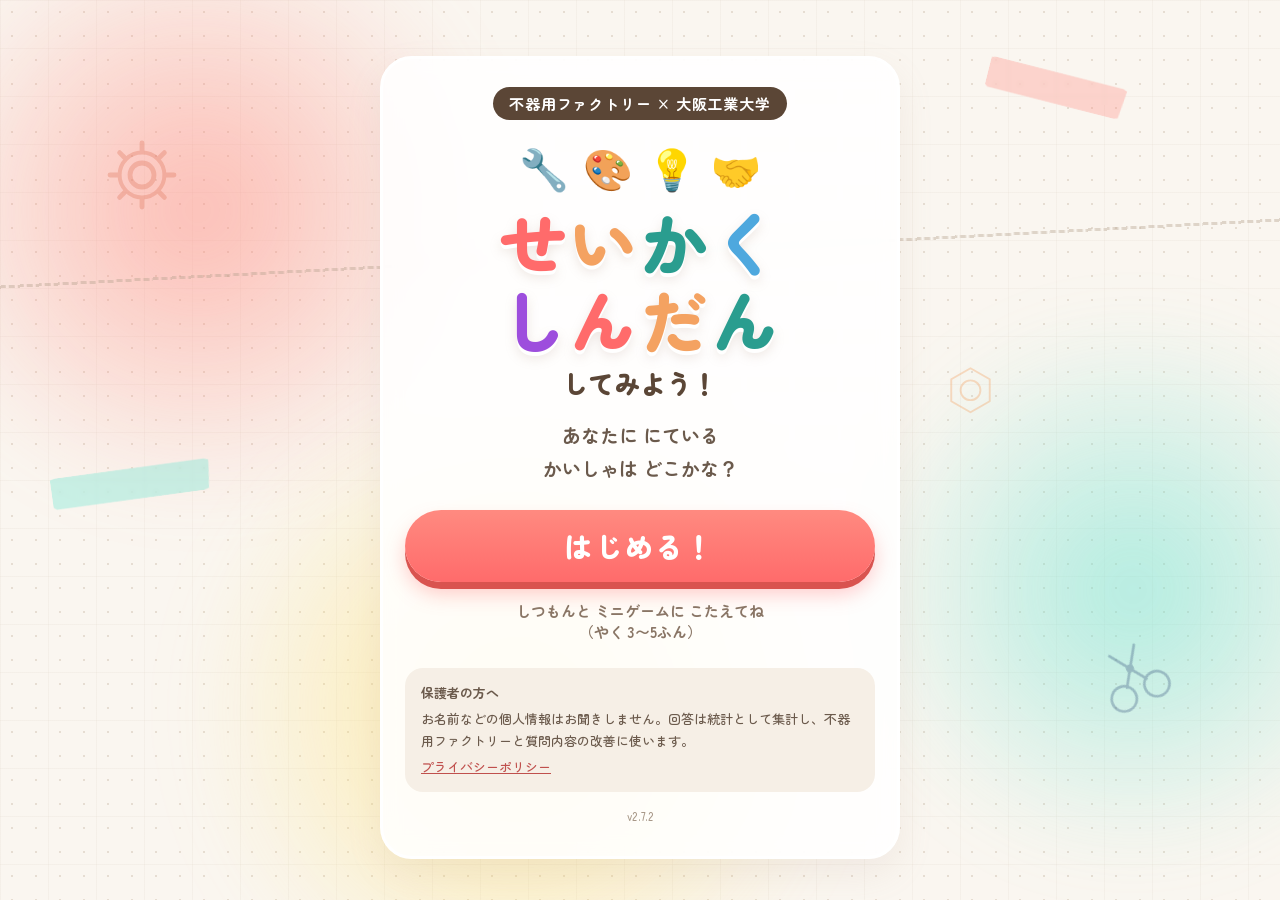
<file: index.html>
<!DOCTYPE html>
<html lang="ja">
<head>
  <meta charset="UTF-8">
  <meta name="viewport" content="width=device-width, initial-scale=1.0, viewport-fit=cover">
  <meta name="theme-color" content="#faf6f0">
  <meta name="description" content="不器用ファクトリーの まちじかんに あそべる せいかく しんだん">
  <title>せいかく しんだん｜不器用ファクトリー × 大阪工業大学</title>
  <link rel="preconnect" href="https://fonts.googleapis.com">
  <link rel="preconnect" href="https://fonts.gstatic.com" crossorigin>
  <link href="https://fonts.googleapis.com/css2?family=Zen+Maru+Gothic:wght@500;700;900&display=swap" rel="stylesheet">
  <link rel="stylesheet" href="css/style.css">
  <link rel="stylesheet" href="css/games.css">
</head>
<body data-bg="akari">

  <!-- 背景：スタジオあかり背景.html（S-001 トップ画面 / S-004 結果表示画面） -->
  <div class="bg-wrapper" aria-hidden="true">
    <div class="bg-grid-pattern"></div>
    <div class="bg-blob blob-1"></div>
    <div class="bg-blob blob-2"></div>
    <div class="bg-blob blob-3"></div>
    <div class="craft-stitch-line"></div>
    <div class="masking-tape tape-1"></div>
    <div class="masking-tape tape-2"></div>
    <svg class="craft-icon icon-gear" viewBox="0 0 100 100">
      <path d="M50 35 A15 15 0 1 0 50 65 A15 15 0 1 0 50 35 Z M50 20 L50 10 M50 90 L50 80 M20 50 L10 50 M90 50 L80 50 M29 29 L22 22 M78 78 L71 71 M29 71 L22 78 M78 22 L71 29" stroke-width="6" stroke-linecap="round"/>
      <circle cx="50" cy="50" r="28" stroke-width="5"/>
    </svg>
    <svg class="craft-icon icon-scissors" viewBox="0 0 100 100">
      <circle cx="30" cy="70" r="14" />
      <circle cx="70" cy="70" r="14" />
      <path d="M38 60 L65 20 M62 60 L35 20" />
      <circle cx="50" cy="42" r="3" fill="#3d5a80" />
    </svg>
    <svg class="craft-icon icon-nut" viewBox="0 0 100 100">
      <path d="M50 15 L85 35 L85 75 L50 95 L15 75 L15 35 Z" />
      <circle cx="50" cy="55" r="18" />
    </svg>
  </div>

  <main id="app">

    <!-- S-001 トップ画面 -->
    <section id="screen-top" class="screen" data-bg="akari" aria-labelledby="top-title">
      <div class="card top-card">
        <p class="top-event">不器用ファクトリー × 大阪工業大学</p>
        <div class="top-icons" aria-hidden="true">
          <span>🔧</span><span>🎨</span><span>💡</span><span>🤝</span>
        </div>
        <h1 id="top-title" class="top-title">
          <span class="c1">せ</span><span class="c2">い</span><span class="c3">か</span><span class="c4">く</span><br>
          <span class="c5">し</span><span class="c1">ん</span><span class="c2">だ</span><span class="c3">ん</span>
        </h1>
        <p class="top-lead">してみよう！</p>
        <p class="top-sub">あなたに にている<br>かいしゃは どこかな？</p>
        <button type="button" class="big-button start-button" id="start-button">はじめる！</button>
        <p class="top-note" id="top-note"></p>
        <div class="guardian">
          <p><strong>保護者の方へ</strong></p>
          <p>お名前などの個人情報はお聞きしません。回答は統計として集計し、不器用ファクトリーと質問内容の改善に使います。</p>
          <p><a href="privacy.html">プライバシーポリシー</a></p>
        </div>
        <p class="app-version" data-version></p>
        <p class="top-debug" id="top-debug" hidden><a href="?debug&amp;games">ミニゲームを えらんで あそぶ（デバッグ）</a></p>
      </div>
    </section>

    <!-- ?debug&games：ミニゲームを えらんで あそぶ（確認用。データは送らない） -->
    <section id="screen-debug-games" class="screen" data-bg="sky" hidden aria-labelledby="debug-games-title">
      <div class="survey debug-games">
        <h1 id="debug-games-title">ミニゲームを えらぶ（デバッグ）</h1>
        <p class="debug-games-note">難易度を押すと、そのゲームだけを遊べます。<br>結果は送りません。<br>制限時間は js/data/games.js の time です。</p>
        <ul class="debug-game-list" id="debug-game-list"></ul>
        <p><a class="debug-link" href="?debug">トップへ もどる</a></p>
      </div>
    </section>

    <!-- はじめる まえの説明（v2.5.3）：しつもんの数・ミニゲームの場所・ルールの説明。中身は js/app.js の renderGuide -->
    <section id="screen-guide" class="screen" data-bg="sky" hidden aria-labelledby="guide-title">
      <div class="survey guide">
        <header class="header">
          <div class="star" aria-hidden="true">🗺️</div>
          <h1 id="guide-title">はじめる まえに</h1>
          <p>こんな ふうに すすむよ</p>
        </header>
        <ol class="guide-list" id="guide-list"></ol>
        <button type="button" class="submit" id="guide-ok">わかった！</button>
      </div>
    </section>

    <!-- S-002 質問画面（hero-survey-all-files のデザイン） -->
    <section id="screen-question" class="screen" data-bg="sky" hidden aria-labelledby="q-text">
      <div class="survey">
        <div class="survey-top">
          <button type="button" class="back-button" id="q-back">← もどる</button>
          <p class="progress-label" id="q-progress"></p>
        </div>
        <div class="progress" aria-hidden="true"><div class="progress-bar" id="q-progress-bar"></div></div>
        <header class="header">
          <div class="star" aria-hidden="true">⭐</div>
          <h1 id="q-text"></h1>
          <p id="q-hint"></p>
        </header>
        <section class="choices" id="q-choices" aria-label="こたえ"></section>
        <!-- 社長さん用の「ここにない」を選んだときだけ出す（v2.6.0） -->
        <input type="text" class="other-input" id="q-other" maxlength="100" autocomplete="organization" aria-label="企業名" hidden>
        <p class="message" id="q-message" aria-live="polite"></p>
        <button type="button" class="submit" id="q-submit">これに きめた！</button>
      </div>
    </section>

    <!-- S-003 回答確認画面 -->
    <section id="screen-confirm" class="screen" data-bg="sky" hidden aria-labelledby="confirm-title">
      <div class="survey">
        <header class="header">
          <div class="star" aria-hidden="true">📝</div>
          <h1 id="confirm-title">こたえを たしかめよう！</h1>
          <p>かえたい ところは タッチしてね</p>
        </header>
        <ol class="confirm-list" id="confirm-list"></ol>
        <button type="button" class="submit" id="confirm-submit">けっかを <ruby>見<rt>み</rt></ruby>る！</button>
      </div>
    </section>

    <!-- ミニゲーム（docs/games.md） -->
    <section id="screen-game" class="screen" data-bg="sky" hidden aria-labelledby="game-title">
      <div class="survey game-card">
        <div class="game-intro" id="game-intro">
          <p class="game-label">ミニゲーム<span class="game-tier" id="game-tier"></span></p>
          <div class="game-icon" id="game-icon" aria-hidden="true"></div>
          <h1 id="game-title"></h1>
          <p class="game-company" id="game-company"></p>
          <p class="game-howto" id="game-howto"></p>
          <p class="game-tier-note" id="game-tier-note" hidden></p>
          <p class="game-time" id="game-time"></p>
          <p class="game-rules-head" id="game-rules-head" hidden><b class="game-rules-title"><span aria-hidden="true">📖</span>ルール せつめい</b><span class="game-rules-swipe" id="game-rules-swipe"><i aria-hidden="true">👈</i>スワイプして よんでね<i aria-hidden="true">👉</i></span></p>
          <div class="game-demo" id="game-demo" aria-hidden="true"></div>
          <button type="button" class="submit" id="game-start">はじめる！</button>
          <p class="game-guardian" id="game-guardian" hidden></p>
        </div>
        <div class="game-play" id="game-play" hidden>
          <div class="game-top">
            <span class="game-tier small" id="game-tier-play"></span>
            <div class="game-timer" role="timer" aria-label="のこり じかん"><span class="game-timer-icon" aria-hidden="true">⏱ のこり</span> <span class="game-timer-num" id="game-timer-num"></span> びょう</div>
            <button type="button" class="game-skip" id="game-skip">とばす</button>
          </div>
          <div class="game-stage" id="game-stage"></div>
        </div>
        <div class="game-done" id="game-done" hidden>
          <div class="game-done-emoji" id="game-done-emoji" aria-hidden="true">🌟</div>
          <p id="game-done-text">すごい！</p>
        </div>
      </div>
    </section>

    <!-- S-004 結果表示画面 -->
    <section id="screen-result" class="screen" data-bg="akari" hidden aria-labelledby="result-title">
      <div class="card result-card">
        <p class="result-kicker">けっか はっぴょう！</p>
        <div class="result-type">
          <div class="result-type-emoji" id="result-type-emoji" aria-hidden="true"></div>
          <p class="result-type-lead">あなたは…</p>
          <h1 class="result-type-name" id="result-title"></h1>
          <p class="result-type-desc" id="result-type-desc"></p>
        </div>

        <div class="result-company" id="result-company">
          <p class="result-company-lead">あなたに にている かいしゃは</p>
          <div class="company-badge" id="result-company-icon" aria-hidden="true"></div>
          <h2 class="company-name" id="result-company-name"></h2>
          <p class="company-desc" id="result-company-desc"></p>
          <p class="company-adult" id="result-company-adult"></p>
          <a class="link-button" id="result-link" href="#" target="_blank" rel="noopener">この かいしゃを もっと <ruby>見<rt>み</rt></ruby>る ↗</a>
          <div class="reasons">
            <p class="reasons-title">ここが にてるよ！</p>
            <ul class="reason-list" id="result-reasons"></ul>
          </div>
        </div>

        <div class="result-more">
          <p class="result-more-title">ほかにも にている かいしゃ</p>
          <ul class="more-list" id="result-more"></ul>
        </div>

        <button type="button" class="big-button again-button" id="again-button">もういちど あそぶ</button>
        <!-- 社長さん用だけ：ミニゲームを えらんで あそぶ画面へ（v2.6.0） -->
        <a class="big-button games-button" id="games-button" href="?shacho&amp;games" hidden>ミニゲームで あそぶ</a>
        <p class="app-version" data-version></p>
        <div class="debug" id="debug" hidden></div>
      </div>
    </section>
  </main>

  <!-- S-005 未記入ポップアップ -->
  <div class="modal" id="popup-unanswered" hidden>
    <div class="modal-box" role="alertdialog" aria-modal="true" aria-labelledby="unanswered-title" aria-describedby="unanswered-text">
      <div class="modal-emoji" aria-hidden="true">🙈</div>
      <h2 id="unanswered-title">まだ えらんで いないよ！</h2>
      <p id="unanswered-text">ひとつ えらんでから<br>「これに きめた！」を おしてね</p>
      <button type="button" class="submit" id="unanswered-ok">わかった！</button>
    </div>
  </div>

  <!-- 傾きが使えず、ゲームを変えるときのお知らせ -->
  <!-- 質問のとちゅうでミニゲームに変わるときの「ミニゲーム！」 -->
  <div class="game-call" id="game-call" role="status" aria-live="polite" hidden>
    <div class="game-call-burst" aria-hidden="true"></div>
    <div class="game-call-inner">
      <div class="game-call-icons" aria-hidden="true"><span>🎮</span><span>⭐</span><span>🎉</span></div>
      <p class="game-call-title">ミニゲーム！</p>
      <p class="game-call-sub">しつもんは ちょっと おやすみ</p>
      <p class="game-call-count" id="game-call-count"></p>
    </div>
  </div>

  <div class="modal" id="popup-game-change" hidden>
    <div class="modal-box" role="alertdialog" aria-modal="true" aria-labelledby="game-change-title" aria-describedby="game-change-text">
      <div class="modal-emoji" aria-hidden="true">📱</div>
      <h2 id="game-change-title">ほかの ゲームに するね！</h2>
      <p id="game-change-text">この スマホでは<br>かたむける ゲームが できないみたい</p>
      <button type="button" class="submit" id="game-change-ok">つぎの ゲームへ</button>
    </div>
  </div>

  <!-- ルールのカードを全部見ずに「はじめる！」を押したとき（知っている子はそのまま始められる） -->
  <div class="modal" id="popup-howto-unseen" hidden>
    <div class="modal-box" role="alertdialog" aria-modal="true" aria-labelledby="howto-unseen-title" aria-describedby="howto-unseen-text">
      <div class="modal-emoji" aria-hidden="true">📖</div>
      <h2 id="howto-unseen-title">ほんとうに はじめる？</h2>
      <p id="howto-unseen-text">まだ みていない ルールが あるよ</p>
      <button type="button" class="submit" id="howto-unseen-start">はじめる！</button>
      <button type="button" class="modal-sub" id="howto-unseen-back">ルールを みる</button>
    </div>
  </div>

  <!-- S-006 データ送信エラー表示 -->
  <div class="modal" id="popup-send-error" hidden>
    <div class="modal-box" role="alertdialog" aria-modal="true" aria-labelledby="send-error-title" aria-describedby="send-error-text">
      <div class="modal-emoji" aria-hidden="true">📡</div>
      <h2 id="send-error-title"></h2>
      <p id="send-error-text"></p>
      <div class="spinner" id="send-error-spinner" aria-hidden="true"></div>
      <button type="button" class="submit" id="send-error-ok" hidden>けっかを <ruby>見<rt>み</rt></ruby>る！</button>
    </div>
  </div>

  <!-- 計算中（F-002 → F-003） -->
  <div class="loading" id="loading" hidden aria-live="polite">
    <div class="loading-gear" aria-hidden="true">⚙️</div>
    <p>けっかを けいさん ちゅう…</p>
  </div>

  <div class="confetti" id="confetti" aria-hidden="true"></div>

  <script src="js/config.js"></script>
  <script src="js/data/axes.js"></script>
  <script src="js/data/questions.js"></script>
  <script src="js/data/types.js"></script>
  <script src="js/data/companies.js"></script>
  <script src="js/data/games.js"></script>
  <script src="js/data/crossword.js"></script>
  <script src="js/data/circuit.js"></script>
  <script src="js/data/memory.js"></script>
  <script src="js/data/howto.js"></script>
  <script src="js/util.js"></script>
  <script src="js/diagnosis.js"></script>
  <script src="js/api.js"></script>
  <script src="js/games/core.js"></script>
  <script src="js/games/howto.js"></script>
  <script src="js/games/screw.js"></script>
  <script src="js/games/crossword.js"></script>
  <script src="js/games/memory.js"></script>
  <script src="js/games/trace.js"></script>
  <script src="js/games/paint.js"></script>
  <script src="js/games/cream.js"></script>
  <script src="js/games/heat.js"></script>
  <script src="js/games/circuit.js"></script>
  <script src="js/games/stone.js"></script>
  <script src="js/games/ball.js"></script>
  <script src="js/games/robot.js"></script>
  <script src="js/games/jump.js"></script>
  <script src="js/games/bounce.js"></script>
  <script src="js/app.js"></script>
</body>
</html>
</file>
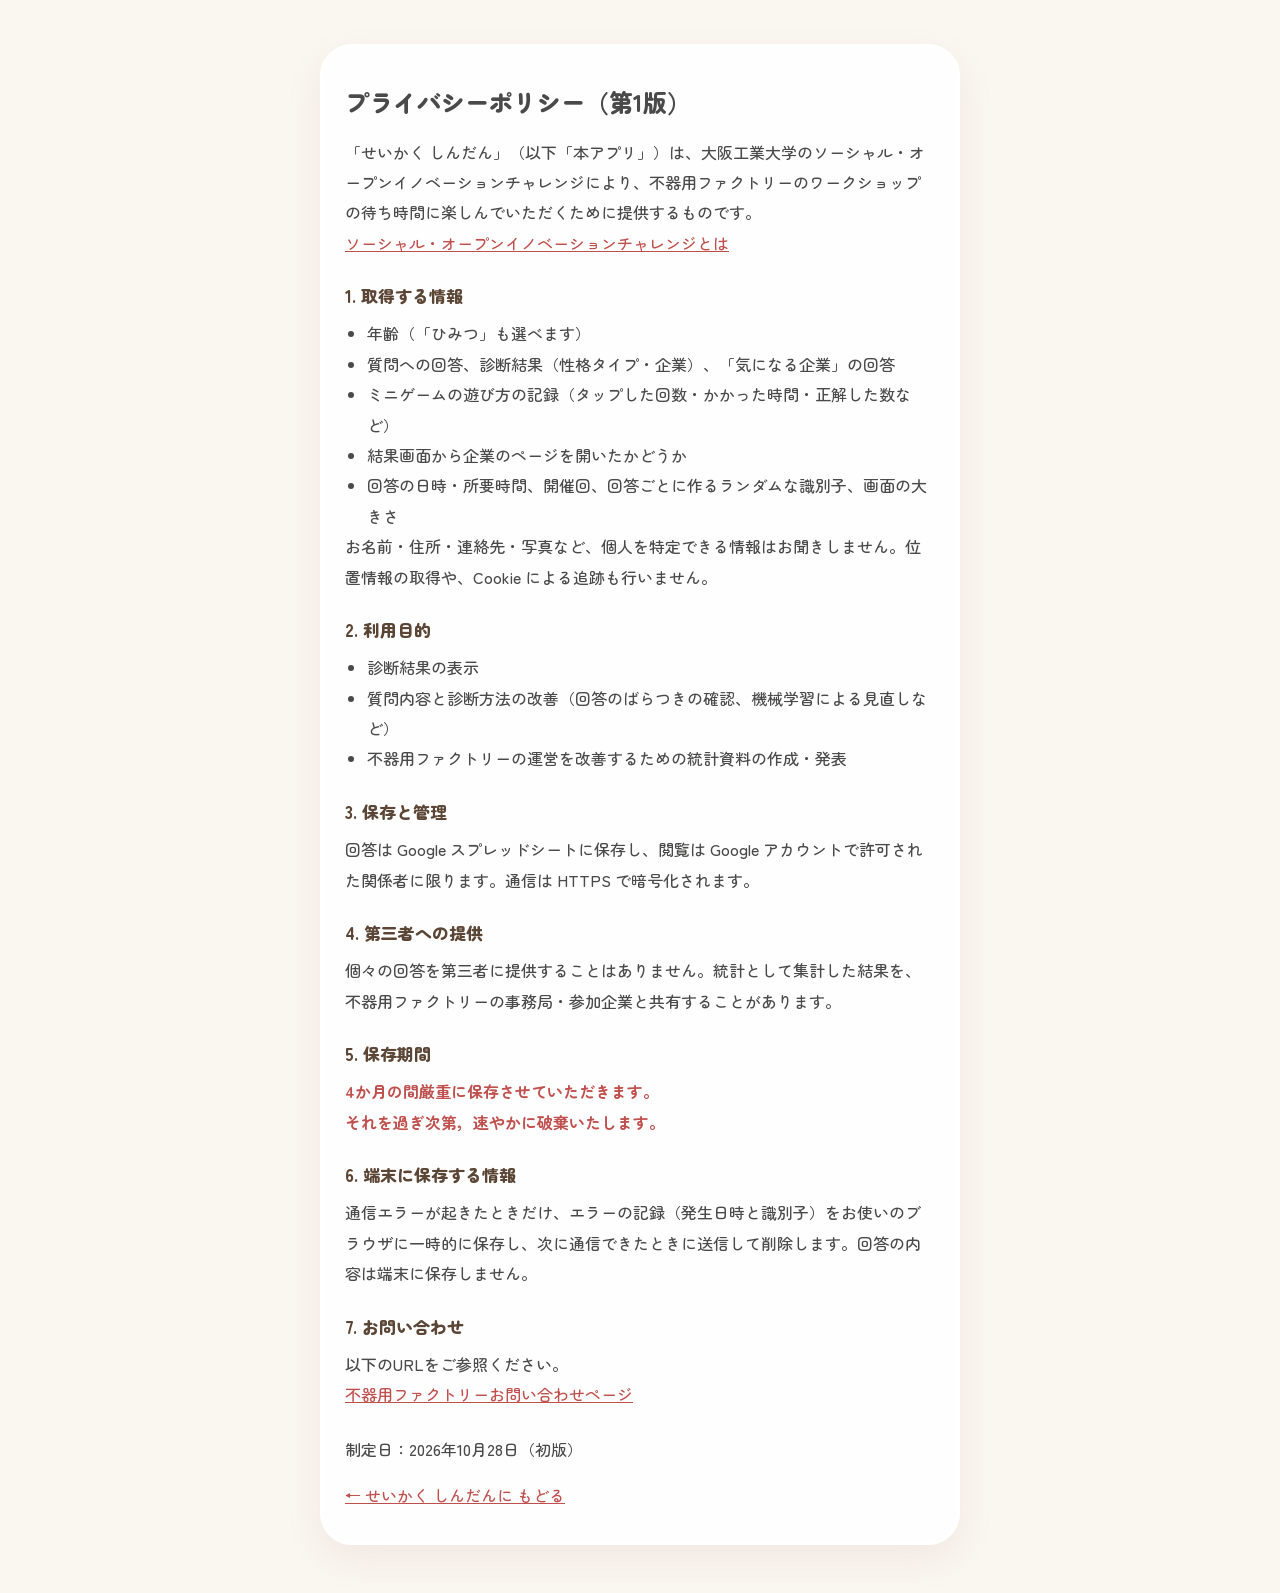
<file: privacy.html>
<!doctype html>
<html lang="ja">
  <head>
    <meta charset="UTF-8" />
    <meta name="viewport" content="width=device-width, initial-scale=1.0" />
    <title>プライバシーポリシー｜せいかく しんだん</title>
    <link rel="preconnect" href="https://fonts.googleapis.com" />
    <link rel="preconnect" href="https://fonts.gstatic.com" crossorigin />
    <link
      href="https://fonts.googleapis.com/css2?family=Zen+Maru+Gothic:wght@500;700;900&display=swap"
      rel="stylesheet"
    />
    <link rel="stylesheet" href="css/style.css" />
    <style>
      .policy {
        max-width: 640px;
        margin: 24px auto;
        text-align: left;
        font-weight: 500;
        line-height: 1.9;
      }
      .policy h1 {
        font-size: 24px;
        font-weight: 900;
        margin-bottom: 12px;
      }
      .policy h2 {
        font-size: 17px;
        font-weight: 900;
        margin: 22px 0 6px;
        color: #5b4636;
      }
      .policy ul {
        padding-left: 1.4em;
      }
      .policy .draft {
        color: #c0504d;
        font-weight: 700;
      }
      .policy a {
        color: #c0504d;
      }
    </style>
  </head>
  <body data-bg="akari">
    <main id="app">
      <article class="card policy">
        <h1>プライバシーポリシー（第1版）</h1>
        <p>
          「せいかく
          しんだん」（以下「本アプリ」）は、大阪工業大学のソーシャル・オープンイノベーションチャレンジにより、不器用ファクトリーのワークショップの待ち時間に楽しんでいただくために提供するものです。
        </p>
        <a href="https://www.oit.ac.jp/academic/is/soichalle/" , target="_blank"
          >ソーシャル・オープンイノベーションチャレンジとは</a
        >

        <h2>1. 取得する情報</h2>
        <ul>
          <li>年齢（「ひみつ」も選べます）</li>
          <li>
            質問への回答、診断結果（性格タイプ・企業）、「気になる企業」の回答
          </li>
          <li>
            ミニゲームの遊び方の記録（タップした回数・かかった時間・正解した数など）
          </li>
          <li>結果画面から企業のページを開いたかどうか</li>
          <li>
            回答の日時・所要時間、開催回、回答ごとに作るランダムな識別子、画面の大きさ
          </li>
        </ul>
        <p>
          お名前・住所・連絡先・写真など、個人を特定できる情報はお聞きしません。位置情報の取得や、Cookie
          による追跡も行いません。
        </p>

        <h2>2. 利用目的</h2>
        <ul>
          <li>診断結果の表示</li>
          <li>
            質問内容と診断方法の改善（回答のばらつきの確認、機械学習による見直しなど）
          </li>
          <li>不器用ファクトリーの運営を改善するための統計資料の作成・発表</li>
        </ul>

        <h2>3. 保存と管理</h2>
        <p>
          回答は Google スプレッドシートに保存し、閲覧は Google
          アカウントで許可された関係者に限ります。通信は HTTPS
          で暗号化されます。
        </p>

        <h2>4. 第三者への提供</h2>
        <p>
          個々の回答を第三者に提供することはありません。統計として集計した結果を、不器用ファクトリーの事務局・参加企業と共有することがあります。
        </p>

        <h2>5. 保存期間</h2>
        <p class="draft">
          4か月の間厳重に保存させていただきます。<br />それを過ぎ次第，速やかに破棄いたします。
        </p>

        <h2>6. 端末に保存する情報</h2>
        <p>
          通信エラーが起きたときだけ、エラーの記録（発生日時と識別子）をお使いのブラウザに一時的に保存し、次に通信できたときに送信して削除します。回答の内容は端末に保存しません。
        </p>

        <h2>7. お問い合わせ</h2>
        <p>以下のURLをご参照ください。</p>
        <a href="https://form.run/@bukiyofactory"
          >不器用ファクトリーお問い合わせページ</a
        >

        <p style="margin-top: 24px">制定日：2026年10月28日（初版）</p>
        <p style="margin-top: 16px">
          <a href="./">← せいかく しんだんに もどる</a>
        </p>
      </article>
    </main>
  </body>
</html>
</file>
<file: css/style.css>
/* ==========================================================================
   せいかく しんだん｜不器用ファクトリー
   - S-001 / S-004 の背景：スタジオあかり背景.html
   - S-002 / S-003 の画面：hero-survey-all-files（style.css）
   ========================================================================== */

:root {
  /* スタジオあかり × 不器用ファクトリー */
  --bg-base: #faf6f0;
  --grid-dot: #e2d9cd;
  --craft-pink: #ff8a80;
  --craft-yellow: #ffe066;
  --craft-mint: #70e4d2;
  --tape-color-1: rgba(255, 138, 128, 0.4);
  --tape-color-2: rgba(112, 228, 210, 0.45);
  --akari-text: #4a4a4a;
  --akari-accent: #ff6b6b;

  /* ヒーローアンケート */
  --sky-top: #8cddff;
  --sky-bottom: #e4f8ff;
  --sky-text: #23476c;
  --sky-title: #1766b3;
  --sky-button: #1685e8;
  --sky-button-hover: #086ac1;
  --selected: #ffad26;
  --selected-glow: #ffe7a8;
  --choice-1: #ffe0e5;
  --choice-2: #dcefff;
  --choice-3: #dff8df;
  --choice-4: #eee3ff;
  --choice-other: #edf1f7;
  --mark-1: #ef4d63;
  --mark-2: #2f86de;
  --mark-3: #36a852;
  --mark-4: #7d55c7;
  --mark-other: #7b8aa3;

  --font: 'Zen Maru Gothic', 'Hiragino Maru Gothic ProN', 'Hiragino Sans', 'Meiryo', sans-serif;
}

* {
  box-sizing: border-box;
  margin: 0;
  padding: 0;
}

html {
  -webkit-text-size-adjust: 100%;
  touch-action: manipulation;
}

body {
  font-family: var(--font);
  font-weight: 700;
  background-color: var(--bg-base);
  color: var(--akari-text);
  min-height: 100vh;
  min-height: 100dvh;
  overflow-x: hidden;
  position: relative;
  -webkit-tap-highlight-color: transparent;
}

button {
  font-family: inherit;
  color: inherit;
}

/* 子ども向けの分かち書きの文は、空白の位置で折り返す（入りきらないときだけ途中で折る） */
.top-sub,
.header h1,
.header p,
.text,
.confirm-a,
.result-type-name,
.result-type-desc,
.company-desc,
.reason-list,
.modal-box h2,
.modal-box p {
  word-break: keep-all;
  overflow-wrap: anywhere;
}

rt {
  font-size: 0.5em;
  font-weight: 700;
  letter-spacing: 0;
}

[hidden] {
  display: none !important;
}

/* ==========================================================================
   背景（2つを重ねて、画面ごとに切り替える）
   ========================================================================== */

/* hero-survey：空のグラデーション */
body::before {
  content: '';
  position: fixed;
  inset: 0;
  z-index: -2;
  background: linear-gradient(var(--sky-top), var(--sky-bottom));
  opacity: 0;
  transition: opacity 0.5s ease;
}

body[data-bg="sky"]::before {
  opacity: 1;
}

body[data-bg="sky"] {
  color: var(--sky-text);
}

/* スタジオあかり背景 */
.bg-wrapper {
  position: fixed;
  top: 0;
  left: 0;
  width: 100%;
  height: 100%;
  z-index: -1;
  pointer-events: none;
  overflow: hidden;
  transition: opacity 0.5s ease;
}

body[data-bg="sky"] .bg-wrapper {
  opacity: 0;
}

.bg-grid-pattern {
  position: absolute;
  inset: 0;
  background-image:
    radial-gradient(var(--grid-dot) 1.5px, transparent 1.5px),
    linear-gradient(to right, rgba(226, 217, 205, 0.25) 1px, transparent 1px),
    linear-gradient(to bottom, rgba(226, 217, 205, 0.25) 1px, transparent 1px);
  background-size: 24px 24px, 48px 48px, 48px 48px;
  opacity: 0.85;
}

.bg-blob {
  position: absolute;
  filter: blur(40px);
  opacity: 0.55;
  border-radius: 50%;
  animation: float-blob 18s infinite ease-in-out alternate;
  will-change: transform;
}

.blob-1 {
  top: -10%;
  left: -8%;
  width: 55vw;
  height: 55vw;
  max-width: 600px;
  max-height: 600px;
  background: radial-gradient(circle, var(--craft-pink) 0%, rgba(255, 138, 128, 0) 70%);
  animation-duration: 22s;
}

.blob-2 {
  top: 35%;
  right: -10%;
  width: 50vw;
  height: 50vw;
  max-width: 550px;
  max-height: 550px;
  background: radial-gradient(circle, var(--craft-mint) 0%, rgba(112, 228, 210, 0) 70%);
  animation-duration: 26s;
  animation-delay: -5s;
}

.blob-3 {
  bottom: -15%;
  left: 15%;
  width: 60vw;
  height: 60vw;
  max-width: 650px;
  max-height: 650px;
  background: radial-gradient(circle, var(--craft-yellow) 0%, rgba(255, 224, 102, 0) 70%);
  animation-duration: 20s;
  animation-delay: -10s;
}

@keyframes float-blob {
  0% { transform: translate(0, 0) scale(1) rotate(0deg); }
  50% { transform: translate(40px, 30px) scale(1.08) rotate(15deg); }
  100% { transform: translate(-30px, 50px) scale(0.95) rotate(-10deg); }
}

.masking-tape {
  position: absolute;
  height: 32px;
  opacity: 0.8;
  backdrop-filter: blur(2px);
  box-shadow: 0 2px 6px rgba(0, 0, 0, 0.04);
  clip-path: polygon(0% 5%, 3% 0%, 97% 2%, 100% 8%, 98% 95%, 95% 100%, 2% 98%, 0% 90%);
}

.tape-1 {
  top: 8%;
  right: 12%;
  width: 140px;
  transform: rotate(14deg);
  background-color: var(--tape-color-1);
}

.tape-2 {
  top: 52%;
  left: 4%;
  width: 160px;
  transform: rotate(-8deg);
  background-color: var(--tape-color-2);
}

.craft-stitch-line {
  position: absolute;
  top: 28%;
  left: -5%;
  width: 110vw;
  height: 2px;
  border-top: 3px dashed rgba(180, 160, 140, 0.4);
  transform: rotate(-3deg);
}

.craft-icon {
  position: absolute;
  opacity: 0.35;
  fill: none;
  stroke-linecap: round;
  stroke-linejoin: round;
  animation: float-craft 12s infinite ease-in-out alternate;
}

.icon-gear {
  top: 15%;
  left: 8%;
  width: 80px;
  height: 80px;
  stroke: #e07a5f;
  stroke-width: 3.5;
  animation: rotate-gear 30s linear infinite;
}

.icon-scissors {
  top: 70%;
  right: 8%;
  width: 90px;
  height: 90px;
  stroke: #3d5a80;
  stroke-width: 3;
  transform: rotate(-25deg);
  animation-duration: 16s;
}

.icon-nut {
  top: 40%;
  right: 22%;
  width: 55px;
  height: 55px;
  stroke: #f4a261;
  stroke-width: 3.5;
  animation-duration: 14s;
  animation-delay: -3s;
}

@keyframes rotate-gear {
  from { transform: rotate(0deg); }
  to { transform: rotate(360deg); }
}

@keyframes float-craft {
  0% { transform: translateY(0px) rotate(0deg); }
  100% { transform: translateY(-20px) rotate(12deg); }
}

/* ==========================================================================
   画面の共通レイアウト（縦画面）
   ========================================================================== */

#app {
  min-height: 100vh;
  min-height: 100dvh;
  padding: max(20px, env(safe-area-inset-top)) 12px max(24px, env(safe-area-inset-bottom));
}

.screen {
  max-width: 520px;
  margin: 0 auto;
  animation: screen-in 0.45s cubic-bezier(0.2, 0.9, 0.3, 1.2) both;
}

@keyframes screen-in {
  from { opacity: 0; transform: translateY(24px) scale(0.98); }
  to { opacity: 1; transform: none; }
}

/* スタジオあかり背景の上に置くカード（.demo-container の見た目） */
.card {
  padding: 32px 22px;
  background: rgba(255, 255, 255, 0.88);
  backdrop-filter: blur(10px);
  -webkit-backdrop-filter: blur(10px);
  border-radius: 32px;
  border: 3px solid #ffffff;
  box-shadow: 0 15px 35px rgba(180, 150, 130, 0.12);
  text-align: center;
}

.big-button {
  display: block;
  width: 100%;
  min-height: 72px;
  border: none;
  border-radius: 999px;
  font-size: 28px;
  font-weight: 900;
  letter-spacing: 0.08em;
  color: #fff;
  cursor: pointer;
  transition: transform 0.1s, box-shadow 0.1s;
}

.big-button:active {
  transform: translateY(5px);
}

h1[tabindex="-1"]:focus {
  outline: none;
}

.big-button:focus-visible,
.submit:focus-visible,
.choice:focus-visible,
.back-button:focus-visible,
.confirm-item:focus-visible {
  outline: 3px solid #183e6b;
  outline-offset: 3px;
}

/* ==========================================================================
   S-001 トップ画面
   ========================================================================== */

.top-card {
  margin-top: 4vh;
  padding-top: 28px;
}

/* 「不器用ファクトリー × 大阪工業大学」（v2.7.0）。せまい画面でも1行に収まるよう、字の大きさを画面の幅に合わせる */
.top-event {
  display: inline-block;
  max-width: 100%;
  padding: 6px 16px;
  border-radius: 999px;
  background: #5b4636;
  color: #fff;
  font-size: clamp(11px, 3.6vw, 15px);
  letter-spacing: 0.06em;
  white-space: nowrap;
}

.top-icons {
  display: flex;
  justify-content: center;
  gap: 14px;
  margin: 18px 0 6px;
  font-size: 40px;
}

.top-icons span {
  display: inline-block;
  animation: hop 2.4s ease-in-out infinite;
}

.top-icons span:nth-child(2) { animation-delay: 0.2s; }
.top-icons span:nth-child(3) { animation-delay: 0.4s; }
.top-icons span:nth-child(4) { animation-delay: 0.6s; }

@keyframes hop {
  0%, 60%, 100% { transform: translateY(0) rotate(0deg); }
  30% { transform: translateY(-12px) rotate(-6deg); }
}

.top-title {
  font-size: clamp(48px, 15vw, 68px);
  font-weight: 900;
  line-height: 1.15;
  letter-spacing: 0.04em;
  text-shadow: 0 4px 0 #fff, 0 6px 12px rgba(180, 150, 130, 0.25);
}

.top-title span {
  display: inline-block;
  animation: pop-in 0.5s cubic-bezier(0.2, 0.9, 0.3, 1.4) both;
}

.top-title .c1 { color: #ff6b6b; }
.top-title .c2 { color: #f4a261; }
.top-title .c3 { color: #2a9d8f; }
.top-title .c4 { color: #4ea8de; }
.top-title .c5 { color: #9d4edd; }

.top-title span:nth-child(2) { animation-delay: 0.05s; }
.top-title span:nth-child(3) { animation-delay: 0.1s; }
.top-title span:nth-child(4) { animation-delay: 0.15s; }
.top-title span:nth-child(6) { animation-delay: 0.2s; }
.top-title span:nth-child(7) { animation-delay: 0.25s; }
.top-title span:nth-child(8) { animation-delay: 0.3s; }
.top-title span:nth-child(9) { animation-delay: 0.35s; }

@keyframes pop-in {
  from { opacity: 0; transform: scale(0.3) translateY(20px); }
  to { opacity: 1; transform: none; }
}

.top-lead {
  margin-top: 6px;
  font-size: 26px;
  font-weight: 900;
  color: #5b4636;
}

.top-sub {
  margin: 18px 0 26px;
  font-size: 19px;
  line-height: 1.7;
  color: #6b5a4c;
}

.start-button {
  background: linear-gradient(#ff8a80, #ff6b6b);
  box-shadow: 0 7px 0 #d9534f, 0 12px 20px rgba(255, 107, 107, 0.35);
  animation: breathe 2.2s ease-in-out infinite;
}

.start-button:active {
  box-shadow: 0 2px 0 #d9534f;
}

@keyframes breathe {
  0%, 100% { transform: scale(1); }
  50% { transform: scale(1.04); }
}

.top-note {
  margin-top: 18px;
  font-size: 15px;
  color: #8a7666;
}

.guardian {
  margin-top: 26px;
  padding: 14px 16px;
  border-radius: 18px;
  background: #f6efe6;
  text-align: left;
  font-size: 13px;
  font-weight: 500;
  line-height: 1.7;
  color: #6b5a4c;
}

.guardian p + p {
  margin-top: 4px;
}

.guardian a {
  color: #c0504d;
}

/* ==========================================================================
   S-002 質問画面 / S-003 回答確認画面（hero-survey）
   ========================================================================== */

.survey {
  padding: 20px;
  background: white;
  border-radius: 30px;
  box-shadow: 0 6px 15px #4c9ac533;
}

.survey-top {
  display: flex;
  align-items: center;
  justify-content: space-between;
  gap: 8px;
  min-height: 40px;
}

.back-button {
  min-height: 40px;
  padding: 0 14px;
  border: 2px solid #cfe3f5;
  border-radius: 999px;
  background: #f3f9ff;
  color: var(--sky-title);
  font-size: 15px;
  font-weight: 700;
  cursor: pointer;
}

.back-button[aria-disabled="true"] {
  visibility: hidden;
}

.progress-label {
  font-size: 18px;
  font-weight: 900;
  color: var(--sky-title);
}

.progress {
  height: 12px;
  margin: 10px 0 4px;
  border-radius: 999px;
  background: #e4f1fb;
  overflow: hidden;
}

.progress-bar {
  height: 100%;
  width: 0;
  border-radius: 999px;
  background: linear-gradient(90deg, #ffd166, #ffad26);
  transition: width 0.4s ease;
}

.header {
  text-align: center;
  margin: 14px 0 22px;
}

.star {
  font-size: 45px;
  animation: twinkle 2s ease-in-out infinite;
}

@keyframes twinkle {
  0%, 100% { transform: scale(1) rotate(0deg); }
  50% { transform: scale(1.15) rotate(10deg); }
}

.header h1 {
  font-size: clamp(23px, 6vw, 31px);
  font-weight: 900;
  line-height: 1.75;
  margin: 8px 0;
  color: var(--sky-title);
}

.header h1.long {
  font-size: clamp(20px, 5.4vw, 26px);
}

.header p {
  font-size: 16px;
  font-weight: 700;
  line-height: 1.8;
}

.choices {
  display: grid;
  grid-template-columns: 1fr 1fr;
  gap: 12px;
}

.choice {
  position: relative;
  min-width: 0;
  min-height: 165px;
  padding: 12px 6px;
  border: 4px solid transparent;
  border-radius: 22px;
  cursor: pointer;
  color: #26384a;
  transition: transform 0.15s, border-color 0.15s, box-shadow 0.15s;
}

.choice:active {
  transform: scale(0.97);
}

.choice.selected {
  border-color: var(--selected);
  box-shadow: 0 0 0 3px var(--selected-glow);
  animation: wiggle 0.4s ease;
}

.choice.selected::after {
  content: '✔';
  position: absolute;
  top: -10px;
  right: -8px;
  width: 34px;
  height: 34px;
  border-radius: 50%;
  background: var(--selected);
  color: #fff;
  font-size: 18px;
  line-height: 34px;
  box-shadow: 0 2px 6px rgba(0, 0, 0, 0.15);
}

@keyframes wiggle {
  0% { transform: scale(1); }
  30% { transform: scale(1.06) rotate(-2deg); }
  60% { transform: scale(0.98) rotate(2deg); }
  100% { transform: scale(1); }
}

.choice-1 { background: var(--choice-1); }
.choice-2 { background: var(--choice-2); }
.choice-3 { background: var(--choice-3); }
.choice-4 { background: var(--choice-4); }
.choice-other { background: var(--choice-other); }

/* 選択肢が偶数のときは「どれでもない」を横いっぱいにする */
.choice-other.wide {
  grid-column: 1 / -1;
  min-height: 100px;
}

.number {
  display: inline-flex;
  align-items: center;
  justify-content: center;
  width: 36px;
  height: 36px;
  margin-bottom: 4px;
  border-radius: 50%;
  color: #fff;
  font-size: 21px;
  font-weight: 900;
}

.choice-1 .number { background: var(--mark-1); }
.choice-2 .number { background: var(--mark-2); }
.choice-3 .number { background: var(--mark-3); }
.choice-4 .number { background: var(--mark-4); }
.choice-other .number { background: var(--mark-other); }

.text {
  display: block;
  font-size: 15px;
  font-weight: 700;
  line-height: 1.75;
}

.picture {
  display: block;
  margin-top: 6px;
  font-size: 48px;
  line-height: 1.2;
}

.choice-other.wide .number {
  margin: 0 8px 0 0;
  vertical-align: middle;
}

.choice-other.wide .picture {
  display: inline-block;
  margin: 0 0 0 8px;
  font-size: 36px;
  vertical-align: middle;
}

.choice-other.wide .text {
  display: inline-block;
  vertical-align: middle;
  font-size: 17px;
}

/* 年れい・企業のように選択肢が多いとき */
.choices.compact {
  grid-template-columns: repeat(3, 1fr);
  gap: 10px;
}

.choices.companies {
  grid-template-columns: 1fr 1fr;
  gap: 10px;
}

.choices.compact .choice,
.choices.companies .choice {
  min-height: 84px;
  padding: 8px 4px;
  border-radius: 18px;
}

.choices.compact .text {
  font-size: 18px;
  line-height: 1.4;
}

.choices.companies .picture {
  margin: 0 0 2px;
  font-size: 34px;
}

.choices.companies .text {
  font-size: 14px;
  line-height: 1.4;
}

.choices.compact .choice-other.wide,
.choices.companies .choice-other.wide {
  min-height: 70px;
}

.message {
  min-height: 1.6em;
  text-align: center;
  font-size: 15px;
  font-weight: 700;
  margin: 22px 0 12px;
}

.submit {
  display: block;
  width: 100%;
  min-height: 62px;
  border: none;
  border-radius: 30px;
  background: var(--sky-button);
  box-shadow: 0 5px 0 #0b5aa3;
  color: white;
  font-size: 21px;
  font-weight: 900;
  cursor: pointer;
  transition: transform 0.1s, box-shadow 0.1s, background 0.15s;
}

.submit:hover {
  background: var(--sky-button-hover);
}

.submit:active {
  transform: translateY(4px);
  box-shadow: 0 1px 0 #0b5aa3;
}

/* 質問の切り替えアニメーション */
.slide-in {
  animation: slide-in 0.35s cubic-bezier(0.2, 0.9, 0.3, 1.1) both;
}

@keyframes slide-in {
  from { opacity: 0; transform: translateX(40px); }
  to { opacity: 1; transform: none; }
}

.slide-back {
  animation: slide-back 0.35s cubic-bezier(0.2, 0.9, 0.3, 1.1) both;
}

@keyframes slide-back {
  from { opacity: 0; transform: translateX(-40px); }
  to { opacity: 1; transform: none; }
}

/* S-003 回答確認 */
.confirm-list {
  list-style: none;
  display: grid;
  gap: 8px;
  margin-bottom: 22px;
}

.confirm-item {
  display: grid;
  grid-template-columns: 38px 1fr auto;
  align-items: center;
  gap: 10px;
  width: 100%;
  padding: 10px 12px;
  border: 2px solid #e3eef8;
  border-radius: 18px;
  background: #f7fbff;
  text-align: left;
  cursor: pointer;
}

.confirm-item:active {
  transform: scale(0.98);
}

.confirm-no {
  display: inline-flex;
  align-items: center;
  justify-content: center;
  width: 34px;
  height: 34px;
  border-radius: 50%;
  background: var(--sky-button);
  color: #fff;
  font-size: 15px;
  font-weight: 900;
}

.confirm-q {
  display: block;
  font-size: 12px;
  font-weight: 500;
  line-height: 1.8;
  color: #5b7590;
}

.confirm-a {
  display: block;
  font-size: 15px;
  font-weight: 900;
  line-height: 1.7;
  color: var(--sky-text);
}

.confirm-emoji {
  font-size: 30px;
}

/* ==========================================================================
   S-004 結果表示画面
   ========================================================================== */

.result-card {
  padding-top: 24px;
}

.result-kicker {
  display: inline-block;
  padding: 6px 20px;
  border-radius: 999px;
  background: var(--craft-yellow);
  color: #5b4636;
  font-size: 18px;
  font-weight: 900;
  transform: rotate(-3deg);
}

.result-type {
  margin-top: 14px;
}

.result-type-emoji {
  font-size: 92px;
  line-height: 1.1;
  animation: reveal 0.7s cubic-bezier(0.2, 0.9, 0.3, 1.5) both;
}

@keyframes reveal {
  from { opacity: 0; transform: scale(0.2) rotate(-25deg); }
  to { opacity: 1; transform: none; }
}

.result-type-lead {
  margin-top: 4px;
  font-size: 17px;
  color: #8a7666;
}

.result-type-name {
  margin: 4px 0 6px;
  font-size: clamp(25px, 7vw, 32px);
  font-weight: 900;
  line-height: 1.4;
  color: var(--akari-accent);
}

.result-type-desc {
  font-size: 17px;
  line-height: 1.9;
  color: #5b4636;
}

.result-company {
  position: relative;
  margin-top: 24px;
  padding: 24px 16px 18px;
  border-radius: 26px;
  background: #fff;
  border: 3px dashed var(--company-color, #e2d9cd);
  animation: screen-in 0.6s 0.3s cubic-bezier(0.2, 0.9, 0.3, 1.2) both;
}

/* マスキングテープ風の飾り */
.result-company::before {
  content: '';
  position: absolute;
  top: -14px;
  left: 50%;
  width: 120px;
  height: 26px;
  margin-left: -60px;
  background: var(--tape-color-2);
  transform: rotate(-4deg);
  clip-path: polygon(0% 5%, 3% 0%, 97% 2%, 100% 8%, 98% 95%, 95% 100%, 2% 98%, 0% 90%);
}

.result-company-lead {
  font-size: 16px;
  color: #8a7666;
}

.company-badge {
  display: inline-flex;
  align-items: center;
  justify-content: center;
  width: 104px;
  height: 104px;
  margin: 12px 0 6px;
  border-radius: 50%;
  background: var(--company-color, #ffe066);
  box-shadow: inset 0 -6px 0 rgba(0, 0, 0, 0.1), 0 6px 14px rgba(0, 0, 0, 0.1);
  font-size: 56px;
}

.company-name {
  font-size: clamp(24px, 7vw, 30px);
  font-weight: 900;
  line-height: 1.4;
  color: #3d3027;
}

.company-desc {
  margin-top: 8px;
  font-size: 17px;
  line-height: 1.9;
  color: #4a4a4a;
}

.company-adult {
  margin-top: 6px;
  font-size: 12px;
  font-weight: 500;
  line-height: 1.6;
  color: #8a7666;
}

.reasons {
  margin-top: 16px;
  padding-top: 14px;
  border-top: 2px dotted #e2d9cd;
}

.reasons-title {
  font-size: 16px;
  font-weight: 900;
  color: #5b4636;
}

.reason-list {
  list-style: none;
  display: flex;
  flex-wrap: wrap;
  justify-content: center;
  gap: 8px;
  margin-top: 10px;
}

.reason-list li {
  display: inline-flex;
  align-items: center;
  gap: 6px;
  padding: 8px 14px;
  border-radius: 999px;
  background: #fff4d6;
  border: 2px solid #ffe066;
  font-size: 17px;
  font-weight: 900;
  color: #5b4636;
}

.reason-list .reason-icon {
  font-size: 22px;
}

.result-more {
  margin-top: 22px;
}

.result-more-title {
  font-size: 15px;
  color: #8a7666;
}

.more-list {
  list-style: none;
  display: grid;
  grid-template-columns: 1fr 1fr;
  gap: 10px;
  margin-top: 10px;
}

.more-list li {
  padding: 10px 6px;
  border-radius: 18px;
  background: #fff;
  border: 2px solid #f0e6da;
  font-size: 14px;
  line-height: 1.4;
}

.more-list .more-icon {
  display: block;
  font-size: 30px;
}

.again-button {
  margin-top: 28px;
  background: linear-gradient(#5fd6c4, #2a9d8f);
  box-shadow: 0 7px 0 #1f7a6f, 0 12px 20px rgba(42, 157, 143, 0.3);
  font-size: 24px;
}

.again-button:active {
  box-shadow: 0 2px 0 #1f7a6f;
}

/* 社長さん用：ミニゲームを えらんで あそぶ画面へ（v2.6.0） */
.games-button {
  display: flex;
  align-items: center;
  justify-content: center;
  margin-top: 16px;
  background: linear-gradient(#ffd166, #f4a261);
  box-shadow: 0 7px 0 #c97b3a, 0 12px 20px rgba(244, 162, 97, 0.3);
  color: #fff;
  font-size: 22px;
  text-align: center;
  text-decoration: none;
}

.games-button[hidden] {
  display: none;
}

.games-button:active {
  box-shadow: 0 2px 0 #c97b3a;
}

/* 社長さん用の「ここにない」：企業名を書く欄 */
.other-input {
  display: block;
  width: 100%;
  min-height: 46px;
  margin-top: 10px;
  padding: 8px 14px;
  border: 3px solid var(--selected);
  border-radius: 16px;
  background: #fff;
  color: #26384a;
  font: inherit;
  font-size: 17px;
  font-weight: 700;
}

.other-input[hidden] {
  display: none;
}

.other-input.missing {
  border-color: #e63946;
  background: #fff0f1;
  animation: shake-input 0.4s ease;
}

@keyframes shake-input {
  0%, 100% { transform: none; }
  25% { transform: translateX(-6px); }
  75% { transform: translateX(6px); }
}

/* ?debug を付けたときの確認用 */
.debug {
  margin-top: 24px;
  padding: 12px;
  border-radius: 12px;
  background: #222;
  color: #eee;
  font-family: ui-monospace, Consolas, monospace;
  font-size: 11px;
  font-weight: 400;
  text-align: left;
  white-space: pre-wrap;
  word-break: break-all;
}

/* 質問のとちゅうでミニゲームに変わるときの「ミニゲーム！」 */
.game-call {
  position: fixed;
  inset: 0;
  z-index: 12;
  display: flex;
  align-items: center;
  justify-content: center;
  overflow: hidden;
  background: radial-gradient(circle at 50% 45%, #fff6c9 0%, #ffd166 45%, #ff9f6e 100%);
  cursor: pointer;
}

/* 後ろで回る光の すじ */
.game-call-burst {
  position: absolute;
  left: 50%;
  top: 45%;
  width: 180vmax;
  height: 180vmax;
  margin: -90vmax 0 0 -90vmax;
  background: repeating-conic-gradient(rgba(255, 255, 255, 0.35) 0 10deg, transparent 10deg 20deg);
}

.game-call-inner {
  position: relative;
  text-align: center;
}

.game-call-icons {
  display: flex;
  justify-content: center;
  gap: 14px;
  font-size: 44px;
}

.game-call-title {
  margin-top: 6px;
  color: #fff;
  font-size: clamp(44px, 14vw, 72px);
  font-weight: 900;
  letter-spacing: 0.04em;
  -webkit-text-stroke: 3px #e85d75;
  paint-order: stroke fill;
  text-shadow: 0 6px 0 #c43e5c;
}

.game-call-sub {
  margin-top: 14px;
  color: #7a3e12;
  font-size: 18px;
  font-weight: 800;
}

.game-call-count {
  margin-top: 6px;
  color: #7a3e12;
  font-size: 15px;
  font-weight: 700;
}

.game-call.play .game-call-burst {
  animation: call-spin 6s linear infinite;
}

.game-call.play .game-call-title {
  animation: call-pop 0.6s cubic-bezier(0.2, 1.6, 0.4, 1) both;
}

.game-call.play .game-call-icons span {
  display: inline-block;
  animation: call-hop 0.7s ease both;
}

.game-call.play .game-call-icons span:nth-child(2) { animation-delay: 0.1s; }
.game-call.play .game-call-icons span:nth-child(3) { animation-delay: 0.2s; }

.game-call.play .game-call-sub,
.game-call.play .game-call-count {
  animation: fade-in 0.4s 0.35s ease both;
}

@keyframes call-spin {
  to { transform: rotate(360deg); }
}

@keyframes call-pop {
  0% { transform: scale(0.2) rotate(-12deg); opacity: 0; }
  100% { transform: scale(1) rotate(-4deg); opacity: 1; }
}

@keyframes call-hop {
  0% { transform: translateY(30px) scale(0.4); opacity: 0; }
  60% { transform: translateY(-12px) scale(1.15); opacity: 1; }
  100% { transform: translateY(0) scale(1); }
}

@media (prefers-reduced-motion: reduce) {
  .game-call.play .game-call-burst,
  .game-call.play .game-call-title,
  .game-call.play .game-call-icons span {
    animation: none;
  }
}

/* ?debug&games：ミニゲームを えらんで あそぶ */
.top-debug {
  margin-top: 8px;
  font-size: 13px;
  text-align: center;
}

.debug-games {
  max-width: 560px;
  margin: 0 auto;
  padding: 18px 16px;
}

.debug-games h1 {
  font-size: 20px;
  text-align: center;
}

.debug-games-note {
  margin: 8px 0 12px;
  font-size: 12px;
  line-height: 1.6;
  text-align: center;
}

.debug-game-list {
  list-style: none;
  display: grid;
  gap: 8px;
  margin-bottom: 14px;
}

.debug-game-list li {
  padding: 8px 10px;
  border-radius: 12px;
  background: #fff;
  box-shadow: 0 2px 0 #cfe3f5;
}

.debug-game-name {
  display: block;
  font-weight: 800;
}

.debug-game-name small {
  font-size: 11px;
  font-weight: 400;
  color: #6c757d;
}

.debug-game-tiers {
  display: flex;
  gap: 6px;
  margin-top: 6px;
}

.debug-tier {
  flex: 1 1 0;
  padding: 8px 2px;
  border-radius: 10px;
  background: #1e88e5;
  color: #fff;
  font-size: 12px;
  font-weight: 800;
  text-align: center;
  text-decoration: none;
}

.debug-tier small {
  font-size: 11px;
  font-weight: 400;
}

.debug-tier.off {
  background: #dee2e6;
  color: #868e96;
}

.debug-nav {
  display: flex;
  gap: 8px;
  justify-content: center;
  margin-top: 16px;
}

.debug-link {
  font-size: 14px;
  font-weight: 800;
}

/* ==========================================================================
   S-005 / S-006 ポップアップ、計算中、紙ふぶき
   ========================================================================== */

.modal,
.loading {
  position: fixed;
  inset: 0;
  z-index: 10;
  display: flex;
  align-items: center;
  justify-content: center;
  padding: 20px;
  background: rgba(35, 71, 108, 0.45);
  animation: fade-in 0.2s ease both;
}

@keyframes fade-in {
  from { opacity: 0; }
  to { opacity: 1; }
}

.modal-box {
  width: 100%;
  max-width: 380px;
  padding: 26px 22px 22px;
  border-radius: 28px;
  background: #fff;
  text-align: center;
  color: var(--sky-text);
  box-shadow: 0 20px 40px rgba(0, 0, 0, 0.2);
  animation: pop-in 0.35s cubic-bezier(0.2, 0.9, 0.3, 1.4) both;
}

.modal-emoji {
  font-size: 64px;
  line-height: 1.2;
}

/* お知らせの2つめのボタン（白地） */
.modal-sub {
  display: block;
  width: 100%;
  min-height: 52px;
  margin-top: 12px;
  border: 3px solid #cfe3f5;
  border-radius: 28px;
  background: #fff;
  color: var(--sky-title);
  font-size: 18px;
  font-weight: 900;
  cursor: pointer;
}

.modal-box h2 {
  margin: 8px 0;
  font-size: 24px;
  font-weight: 900;
  line-height: 1.6;
  color: var(--sky-title);
}

.modal-box p {
  margin-bottom: 18px;
  font-size: 17px;
  line-height: 1.8;
}

.spinner {
  width: 44px;
  height: 44px;
  margin: 0 auto 8px;
  border: 5px solid #dcefff;
  border-top-color: var(--sky-button);
  border-radius: 50%;
  animation: rotate-gear 0.9s linear infinite;
}

.loading {
  flex-direction: column;
  gap: 12px;
  background: rgba(250, 246, 240, 0.92);
  color: #5b4636;
  font-size: 22px;
  font-weight: 900;
}

.loading-gear {
  font-size: 84px;
  animation: rotate-gear 1.6s linear infinite;
}

.confetti {
  position: fixed;
  inset: 0;
  z-index: 5;
  pointer-events: none;
  overflow: hidden;
}

.confetti span {
  position: absolute;
  top: -20px;
  width: 10px;
  height: 16px;
  border-radius: 3px;
  animation: confetti-fall linear forwards;
}

@keyframes confetti-fall {
  to { transform: translate3d(var(--drift), 110vh, 0) rotate(var(--spin)); }
}

/* 縦が短い画面では、ボタンまでできるだけ1画面に収める */
@media (max-height: 760px) {
  .star { font-size: 34px; }
  .header { margin: 8px 0 14px; }
  .choice { min-height: 140px; }
  .picture { font-size: 42px; }
  .message { margin: 14px 0 10px; }
}

@media (max-width: 350px) {
  .survey { padding: 12px; }
  .choice { min-height: 150px; }
  .text { font-size: 13px; }
  .card { padding: 24px 14px; }
}

@media (prefers-reduced-motion: reduce) {
  *,
  *::before,
  *::after {
    animation-duration: 0.01ms !important;
    animation-iteration-count: 1 !important;
    transition-duration: 0.01ms !important;
  }
  .confetti { display: none; }
}

/* 版の番号（README の「バージョンと変更履歴」と合わせる） */
.app-version {
  margin-top: 16px;
  text-align: center;
  font-size: 11px;
  font-weight: 500;
  color: #a89888;
}
/* ==========================================================================
   画面の高さに合わせる（v2.1.1）
   小さいスマホでもスクロールしなくても、質問と「これに きめた！」が1画面に収まるようにする。
   選択肢のカードは残った高さに合わせて縮む（大きい画面では今までどおりの大きさまで）。
   ========================================================================== */

#screen-question .survey {
  display: flex;
  flex-direction: column;
  height: calc(100vh - 44px);
  height: calc(100dvh - 44px);
  max-height: 860px;
  padding: 14px 16px 16px;
}

#screen-question .survey-top,
#screen-question .progress,
#screen-question .header,
#screen-question .message,
#screen-question .submit {
  flex: 0 0 auto;
}

#screen-question .header {
  margin: 6px 0 10px;
}

#screen-question .star {
  font-size: clamp(24px, 5vh, 45px);
}

#screen-question .header h1 {
  margin: 2px 0;
  font-size: clamp(20px, min(6vw, 4.2vh), 31px);
  line-height: 1.6;
}

#screen-question .header p {
  font-size: clamp(13px, 2.2vh, 16px);
  line-height: 1.6;
}

#screen-question .choices {
  flex: 1 1 auto;
  min-height: 0;
  grid-auto-rows: minmax(0, 175px);
  align-content: center;
}

#screen-question .choice {
  display: flex;
  flex-direction: column;
  align-items: center;
  justify-content: center;
  min-height: 0;
  padding: 6px 4px;
  overflow: hidden;
}

/* ✔ がカードの外にはみ出して切れないように、カードの内側に出す */
#screen-question .choice.selected::after {
  top: 4px;
  right: 4px;
  width: 28px;
  height: 28px;
  font-size: 15px;
  line-height: 28px;
}

#screen-question .number {
  flex: 0 0 auto;
  width: clamp(24px, 4.5vh, 36px);
  height: clamp(24px, 4.5vh, 36px);
  margin-bottom: 2px;
  font-size: clamp(15px, 2.6vh, 21px);
}

#screen-question .text {
  font-size: clamp(12px, 2.1vh, 15px);
  line-height: 1.5;
}

#screen-question .picture {
  margin-top: 2px;
  font-size: clamp(24px, 6vh, 48px);
}

#screen-question .choice-other.wide {
  flex-direction: row;
  min-height: 0;
}

#screen-question .choice-other.wide .picture {
  font-size: clamp(22px, 4.5vh, 36px);
}

/* 年れい */
#screen-question .choices.compact {
  grid-auto-rows: minmax(0, 84px);
}

#screen-question .choices.compact .text {
  font-size: clamp(14px, 2.6vh, 18px);
  line-height: 1.3;
}

/* 気になる企業（18社＋「まだ わからない」） */
#screen-question .choices.companies {
  grid-template-columns: repeat(3, 1fr);
  grid-auto-rows: minmax(0, 76px);
  gap: 6px;
}

#screen-question .choices.companies .choice {
  padding: 3px 2px;
  border-radius: 14px;
}

#screen-question .choices.companies .picture {
  margin: 0;
  font-size: clamp(16px, 3.2vh, 30px);
}

#screen-question .choices.companies .text {
  font-size: clamp(10px, 1.7vh, 13px);
  line-height: 1.3;
}

#screen-question .message {
  min-height: 1.4em;
  margin: 8px 0;
  font-size: 14px;
}

#screen-question .submit {
  min-height: 54px;
}

/* 回答確認：「けっかを 見る！」を画面の下に固定して、一覧をスクロールしなくても押せるようにする */
#confirm-submit {
  position: sticky;
  bottom: max(12px, env(safe-area-inset-bottom));
  z-index: 2;
}

/* トップ：縦が短い画面でも「はじめる！」が最初から見えるように詰める */
@media (max-height: 700px) {
  .top-card {
    margin-top: 0;
    padding-top: 18px;
  }
  .top-icons {
    margin: 10px 0 2px;
    font-size: 30px;
  }
  .top-title {
    font-size: clamp(38px, 10vh, 68px);
  }
  .top-lead {
    margin-top: 2px;
    font-size: 22px;
  }
  .top-sub {
    margin: 10px 0 14px;
    font-size: 17px;
    line-height: 1.6;
  }
  .start-button {
    min-height: 60px;
    font-size: 26px;
  }
  .top-note {
    margin-top: 10px;
  }
}
/* 気になる企業は数が多いので、入りきらないときだけ一覧の中でスクロールする（「これに きめた！」は常に見える） */
#screen-question .choices.companies {
  overflow-y: auto;
  align-content: start;
}

/* スマホの高さ（ブラウザのバーを除いて 860px 以下）：飾りを隠して、選択肢のカードを大きく取る */
@media (max-height: 860px) {
  #app {
    padding-top: max(8px, env(safe-area-inset-top));
    padding-bottom: max(10px, env(safe-area-inset-bottom));
  }
  #screen-question .survey {
    height: calc(100vh - 18px);
    height: calc(100dvh - 18px);
    padding: 10px 12px 12px;
  }
  #screen-question .survey-top {
    min-height: 32px;
  }
  #screen-question .back-button {
    min-height: 32px;
  }
  #screen-question .progress {
    margin: 6px 0 2px;
  }
  #screen-question .header {
    margin: 4px 0 8px;
  }
  /* 星・番号・「ひとつ えらぼう！」は、なくても分かるので隠す（番号は色で区別できる） */
  #screen-question .star,
  #screen-question .number,
  #screen-question .message {
    display: none;
  }
  #screen-question .submit {
    margin-top: 8px;
  }
  #screen-question .choices.companies {
    grid-template-columns: repeat(4, 1fr);
    gap: 5px;
  }
  #screen-question .choices.companies .choice {
    min-height: 44px;
    border-width: 3px;
  }
  #screen-question .choices.companies .picture {
    font-size: 15px;
    line-height: 1;
  }
  #screen-question .choices.companies .text {
    font-size: 10px;
    line-height: 1.15;
  }
}

/* ==========================================================================
   はじめる まえの説明（v2.5.3）
   3つの項目が上から順に ふわっと出て、それぞれの絵が動く。
   項目の順番は --n（0〜2）、しつもんの つぶの順番は --i（1〜10）。
   ========================================================================== */

#screen-guide .header {
  margin: 6px 0 14px;
}

.guide-list {
  list-style: none;
  display: grid;
  gap: 10px;
  margin: 0 0 16px;
  padding: 0;
}

.guide-item {
  display: grid;
  grid-template-columns: 34px 1fr;
  gap: 10px;
  align-items: start;
  padding: 12px 12px 12px 10px;
  border-radius: 20px;
  background: var(--choice-2);
  animation: guide-in 0.5s cubic-bezier(0.2, 0.9, 0.3, 1.3) both;
  animation-delay: calc(var(--n) * 0.7s + 0.2s);
}

.guide-item:nth-child(2) { background: var(--choice-3); }
.guide-item:nth-child(3) { background: var(--choice-4); }

@keyframes guide-in {
  from { opacity: 0; transform: translateY(16px) scale(0.96); }
  to { opacity: 1; transform: none; }
}

.guide-num {
  display: flex;
  align-items: center;
  justify-content: center;
  width: 34px;
  height: 34px;
  border-radius: 50%;
  background: var(--mark-2);
  color: #fff;
  font-size: 18px;
  font-weight: 900;
}

.guide-item:nth-child(2) .guide-num { background: var(--mark-3); }
.guide-item:nth-child(3) .guide-num { background: var(--mark-4); }

.guide-text {
  margin: 4px 0 0;
  color: #26384a;
  font-size: 17px;
  font-weight: 900;
  line-height: 1.6;
}

.guide-icon {
  display: inline-block;
  margin-right: 4px;
}

.guide-sub {
  margin: 2px 0 0;
  color: #2f6b3e;
  font-size: 14px;
  font-weight: 700;
  line-height: 1.6;
}

.guide-art {
  display: flex;
  flex-wrap: wrap;
  align-items: center;
  gap: 8px;
  margin-top: 8px;
}

/* しつもんの つぶ：左から順に ともる */
.guide-track {
  display: flex;
  align-items: center;
  gap: 4px;
}

.guide-track i {
  width: 12px;
  height: 12px;
  border-radius: 50%;
  background: #fff;
  box-shadow: inset 0 0 0 2px #cfe3f5;
  animation: guide-dot 0.3s ease both;
  animation-delay: calc(var(--n) * 0.7s + 0.5s + var(--i) * 0.08s);
}

@keyframes guide-dot {
  from { background: #fff; transform: scale(0.6); }
  60% { transform: scale(1.3); }
  to { background: #ffad26; box-shadow: none; transform: none; }
}

/* ミニゲームの しるし：つぶが ともったあと、ぴょこぴょこ はねる */
.guide-track b {
  font-size: 16px;
  line-height: 1;
  animation: guide-hop 1.4s ease-in-out infinite;
  animation-delay: calc(var(--n) * 0.7s + 1.5s);
}

@keyframes guide-hop {
  0%, 60%, 100% { transform: none; }
  20% { transform: translateY(-6px) rotate(-8deg); }
  40% { transform: translateY(0) rotate(6deg); }
}

/* 「とばす」ボタン（ゲーム中の右上のボタンに にせる） */
.guide-skip {
  padding: 2px 10px;
  border: 2px solid #cfe3f5;
  border-radius: 999px;
  background: #fff;
  color: #5b7590;
  font-size: 12px;
  font-weight: 800;
  animation: guide-wiggle 2.4s ease-in-out infinite;
  animation-delay: calc(var(--n) * 0.7s + 1.8s);
}

@keyframes guide-wiggle {
  0%, 70%, 100% { transform: none; }
  78% { transform: rotate(-6deg) scale(1.08); }
  86% { transform: rotate(6deg) scale(1.08); }
}

/* にている かいしゃ：あなたと かいしゃの あいだで ハートが どきどき */
.guide-match {
  display: flex;
  align-items: center;
  gap: 6px;
  font-size: 18px;
}

.guide-match b {
  font-weight: normal;
  line-height: 1;
}

.guide-match i {
  font-style: normal;
  animation: guide-beat 1.2s ease-in-out infinite;
  animation-delay: calc(var(--n) * 0.7s + 0.8s);
}

@keyframes guide-beat {
  0%, 40%, 100% { transform: scale(1); }
  15% { transform: scale(1.35); }
  28% { transform: scale(1.1); }
}

/* 「わかった！」は、3つ目が出たあとに出す（押すのは いつでも できる） */
#guide-ok {
  animation: guide-fade 0.5s ease both;
  animation-delay: calc(var(--n, 3) * 0.7s + 0.2s);
}

/* 押したときに沈む動き（.submit:active の transform）を じゃましないよう、不透明度だけ */
@keyframes guide-fade {
  from { opacity: 0; }
  to { opacity: 1; }
}

@media (max-height: 760px) {
  #screen-guide .star {
    display: none;
  }
  .guide-item {
    padding: 9px 10px 9px 8px;
  }
  .guide-text {
    font-size: 16px;
  }
}
</file>
<file: css/games.css>
/* ==========================================================================
   ミニゲーム（docs/games.md）
   ========================================================================== */

/* ---------- 共通 ---------- */

.game-card {
  padding: 16px;
}

.game-intro {
  text-align: center;
  padding: 12px 4px 4px;
}

.game-label {
  display: inline-block;
  padding: 4px 16px;
  border-radius: 999px;
  background: #ffd166;
  color: #5b4636;
  font-size: 15px;
  font-weight: 900;
}

.game-icon {
  margin-top: 14px;
  font-size: 72px;
  line-height: 1.1;
  animation: hop 2.4s ease-in-out infinite;
}

.game-intro h1 {
  margin: 8px 0 2px;
  font-size: clamp(26px, 7vw, 32px);
  font-weight: 900;
  color: var(--sky-title);
}

.game-company {
  font-size: 13px;
  font-weight: 500;
  color: #5b7590;
}

.game-howto {
  margin: 18px 0 6px;
  font-size: 19px;
  font-weight: 900;
  line-height: 1.8;
  word-break: keep-all;
  overflow-wrap: anywhere;
}

.game-hand {
  margin: 4px 0 18px;
  font-size: 44px;
  animation: tap-hand 1.2s ease-in-out infinite;
}

@keyframes tap-hand {
  0%, 100% { transform: translateY(0) scale(1); }
  50% { transform: translateY(12px) scale(0.9); }
}

.game-top {
  display: flex;
  align-items: center;
  gap: 10px;
  margin-bottom: 10px;
}

.game-timer {
  flex: 1;
  min-width: 0;
  color: #1766b3;
  font-size: 14px;
  font-weight: 800;
  text-align: center;
  white-space: nowrap;
}

.game-timer-num {
  display: inline-block;
  min-width: 1.4em;
  font-size: 24px;
  font-variant-numeric: tabular-nums;
  line-height: 1;
}

.game-timer.hurry {
  color: #e63946;
}

/* 幅のせまいスマホでは「⏱ のこり」を省いて、数字と「びょう」だけにする */
@media (max-width: 360px) {
  .game-timer-icon {
    display: none;
  }
}

.game-tier-note {
  margin: 6px auto 0;
  padding: 4px 12px;
  max-width: 22em;
  border-radius: 10px;
  background: #fff3cd;
  color: #8a5a00;
  font-size: 14px;
  font-weight: 800;
  line-height: 1.5;
}

.game-time {
  margin-top: 6px;
  color: #1766b3;
  font-size: 15px;
  font-weight: 800;
}

.game-skip {
  flex: none;
  min-height: 38px;
  padding: 0 12px;
  white-space: nowrap;
  border: 2px solid #cfe3f5;
  border-radius: 999px;
  background: #f3f9ff;
  color: #5b7590;
  font-size: 14px;
  font-weight: 700;
  cursor: pointer;
}

.game-stage {
  position: relative;
  width: 100%;
  height: min(64vh, 540px);
  min-height: 360px;
  border-radius: 20px;
  background: #f3f9ff;
  overflow: hidden;
  touch-action: none;
  user-select: none;
  -webkit-user-select: none;
  -webkit-touch-callout: none;
}

/* クロスワードは、盤・会社の説明つきのヒント・文字ボタンを縦に並べるので、画面の下まで使う */
.game-stage.game-crossword {
  height: max(360px, min(calc(100dvh - 120px), 620px));
}

.game-stage canvas {
  position: absolute;
  inset: 0;
  width: 100%;
  height: 100%;
  touch-action: none;
}

.game-pop {
  position: absolute;
  z-index: 20;
  transform: translate(-50%, -50%);
  padding: 4px 12px;
  border-radius: 999px;
  background: rgba(255, 255, 255, 0.92);
  color: var(--sky-title);
  font-size: 18px;
  font-weight: 900;
  white-space: nowrap;
  pointer-events: none;
  animation: pop-up 1.7s ease-out forwards;   /* js/games/core.js の POP_MS と合わせる */
}

.game-pop.good { color: #2a9d8f; }
.game-pop.bad { color: #e76f51; }

/* ふわっと出て（0.2秒）、1秒くらい止まってから（〜1.4秒）、上へ消える */
@keyframes pop-up {
  0% { opacity: 0; transform: translate(-50%, -30%) scale(0.7); }
  12% { opacity: 1; transform: translate(-50%, -60%) scale(1.1); }
  18% { opacity: 1; transform: translate(-50%, -60%) scale(1); }
  80% { opacity: 1; transform: translate(-50%, -70%) scale(1); }
  100% { opacity: 0; transform: translate(-50%, -140%) scale(1); }
}

.game-done {
  padding: 60px 0;
  text-align: center;
  font-size: 34px;
  font-weight: 900;
  color: var(--sky-title);
}

/* ゲームの前の「3・2・1・スタート！」と、えあわせの「あんきタイム！」 */
.game-countdown {
  position: absolute;
  inset: 0;
  z-index: 30;
  display: flex;
  align-items: center;
  justify-content: center;
  background: rgba(255, 255, 255, 0.72);
  color: #1766b3;
  font-size: 84px;
  font-weight: 900;
  pointer-events: none;
  animation: reveal 0.35s cubic-bezier(0.2, 0.9, 0.3, 1.5) both;
}

.game-countdown.word {
  font-size: 40px;
}

/* 時間切れのとき、ゲームの上に出す「じかんぎれ！」 */
.game-timeup {
  position: absolute;
  inset: 0;
  z-index: 30;
  display: flex;
  flex-direction: column;
  align-items: center;
  justify-content: center;
  gap: 6px;
  background: rgba(255, 255, 255, 0.82);
  color: #e63946;
  font-size: 34px;
  font-weight: 900;
  animation: reveal 0.4s cubic-bezier(0.2, 0.9, 0.3, 1.5) both;
}

.game-timeup span {
  font-size: 64px;
}

/* ゲームオーバー（ケースを まもれ の「💥 こわれちゃった！」。v2.6.1） */
.game-timeup.over {
  color: #6c757d;
}

/* 耐久ゲームの時間切れは「しゅうりょう！」（がんばりきった色） */
.game-timeup.finished {
  color: #1766b3;
}

.game-done-emoji {
  font-size: 96px;
  animation: reveal 0.6s cubic-bezier(0.2, 0.9, 0.3, 1.5) both;
}

.game-msg {
  position: absolute;
  left: 50%;
  top: 12px;
  z-index: 15;
  transform: translateX(-50%);
  padding: 6px 16px;
  border-radius: 999px;
  background: rgba(255, 255, 255, 0.9);
  color: var(--sky-title);
  font-size: 16px;
  font-weight: 900;
  white-space: nowrap;
}

.game-btn {
  min-height: 52px;
  padding: 0 16px;
  border: none;
  border-radius: 16px;
  background: var(--sky-button);
  box-shadow: 0 4px 0 #0b5aa3;
  color: #fff;
  font-family: inherit;
  font-size: 18px;
  font-weight: 900;
  cursor: pointer;
}

.game-btn:active {
  transform: translateY(3px);
  box-shadow: 0 1px 0 #0b5aa3;
}

.game-btn.sub {
  background: #fff;
  color: var(--sky-title);
  border: 2px solid #cfe3f5;
  box-shadow: 0 4px 0 #cfe3f5;
}

.game-btn.sel {
  outline: 4px solid var(--selected);
  outline-offset: 2px;
}

/* ---------- 結果画面のリンク ---------- */

.link-button {
  display: inline-block;
  margin-top: 14px;
  padding: 12px 22px;
  border-radius: 999px;
  background: var(--company-color, #4ea8de);
  color: #fff;
  font-size: 17px;
  font-weight: 900;
  text-decoration: none;
  box-shadow: 0 5px 0 rgba(0, 0, 0, 0.15);
}

.link-button:active {
  transform: translateY(3px);
  box-shadow: 0 2px 0 rgba(0, 0, 0, 0.15);
}

/* ---------- ねじ締め ---------- */

.screw {
  position: absolute;
  width: 48px;
  height: 48px;
  margin: -24px 0 0 -24px;
  border-radius: 50%;
  background: radial-gradient(circle at 35% 35%, #f2f4f7, #9aa5b1 70%, #6b7785);
  box-shadow: 0 3px 6px rgba(0, 0, 0, 0.2);
  transition: transform 1s cubic-bezier(0.2, 0.7, 0.3, 1), background 0.3s;
}

.screw::after {
  content: '';
  position: absolute;
  left: 10px;
  right: 10px;
  top: 21px;
  height: 6px;
  border-radius: 3px;
  background: #4a5560;
}

/* 締まったねじは、2回転と90度まわって緑になる（90度だけでは分かりにくかった） */
.screw.done {
  transform: rotate(810deg) scale(0.92);
  background: radial-gradient(circle at 35% 35%, #e6fff1, #4cc38a 70%, #2b8a5e);
  box-shadow: 0 0 0 5px #8ee6b2, 0 3px 6px rgba(0, 0, 0, 0.2);
}

.wrench {
  position: absolute;
  width: 64px;
  height: 64px;
  margin: -32px 0 0 -32px;
  font-size: 60px;
  line-height: 64px;
  text-align: center;
  /* 口（ねじをつかむ側）を下のねじに向ける */
  transform: rotate(225deg);
  will-change: left;
}

.wrench.down {
  animation: wrench-down 0.25s ease;
}

@keyframes wrench-down {
  50% { transform: rotate(225deg) translate(-12px, -12px); }
}

.screw-guide {
  position: absolute;
  width: 2px;
  margin-left: -1px;
  border-left: 2px dashed rgba(23, 102, 179, 0.25);
}

/* ねじを入れる板：鉄板か木の板（毎回ランダム） */
.screw-plate {
  position: absolute;
  left: 8px;
  right: 8px;
  height: 72px;
  border-radius: 10px;
  box-shadow: inset 0 2px 0 rgba(255, 255, 255, 0.6), inset 0 -3px 0 rgba(0, 0, 0, 0.15), 0 3px 6px rgba(0, 0, 0, 0.15);
}

.screw-plate.iron,
.hd-plate.iron {
  background:
    radial-gradient(circle at 12px 12px, #7d8792 3px, transparent 4px),
    radial-gradient(circle at calc(100% - 12px) 12px, #7d8792 3px, transparent 4px),
    radial-gradient(circle at 12px calc(100% - 12px), #7d8792 3px, transparent 4px),
    radial-gradient(circle at calc(100% - 12px) calc(100% - 12px), #7d8792 3px, transparent 4px),
    repeating-linear-gradient(90deg, rgba(255, 255, 255, 0.12) 0 2px, transparent 2px 6px),
    linear-gradient(180deg, #dfe4e9, #a9b2bc);
}

.screw-plate.wood,
.hd-plate.wood {
  background:
    repeating-linear-gradient(178deg, rgba(110, 64, 24, 0.2) 0 2px, transparent 2px 9px),
    repeating-linear-gradient(181deg, rgba(255, 236, 200, 0.18) 0 4px, transparent 4px 15px),
    linear-gradient(180deg, #e6b97f, #c8894b);
}

/* ---------- 石割り ---------- */

.game-stone {
  background: linear-gradient(#e9f5ff, #d8eaf7 70%, #c7b9a6 70%);
}

.rock {
  position: absolute;
  left: 50%;
  top: 46%;
  width: 220px;
  height: 180px;
  transform: translate(-50%, -50%);
}

.rock-body {
  position: absolute;
  inset: 0;
  border-radius: 46% 54% 42% 58% / 55% 48% 52% 45%;
  background: radial-gradient(circle at 35% 30%, #c9c9c9, #8a8a8a 60%, #6b6b6b);
  box-shadow: inset -12px -14px 0 rgba(0, 0, 0, 0.12), 0 12px 0 rgba(0, 0, 0, 0.1);
}

.rock svg {
  position: absolute;
  inset: 0;
}

.rock.hit {
  animation: shake 0.12s linear;
}

@keyframes shake {
  25% { transform: translate(calc(-50% - 6px), -50%) rotate(-2deg); }
  75% { transform: translate(calc(-50% + 6px), -50%) rotate(2deg); }
}

.stone-count {
  position: absolute;
  left: 0;
  right: 0;
  bottom: 18px;
  text-align: center;
  font-size: 22px;
  font-weight: 900;
  color: #5b4636;
}

.chip {
  position: absolute;
  width: 18px;
  height: 18px;
  margin: -9px 0 0 -9px;
  border-radius: 40%;
  background: #8a8a8a;
  transition: transform 0.8s cubic-bezier(0.2, 0.7, 0.4, 1), opacity 0.8s;
}

/* ---------- 温度キープ ---------- */

.furnace {
  position: absolute;
  left: 16px;
  right: 76px;
  top: 16px;
  height: 38%;
  border-radius: 18px;
  background: #3a2f2f;
  box-shadow: inset 0 0 0 6px #5a4a4a;
  overflow: hidden;
}

.furnace-glow {
  position: absolute;
  inset: 0;
  opacity: 0;
  background: radial-gradient(circle at 50% 70%, #ffb703, #fb5607 50%, transparent 75%);
}

.metal {
  position: absolute;
  left: 18%;
  right: 18%;
  bottom: 22%;
  height: 22%;
  border-radius: 8px;
  background: #8d99ae;
}

.thermo {
  position: absolute;
  right: 18px;
  top: 16px;
  width: 40px;
  height: 38%;
  border-radius: 20px;
  background: #fff;
  box-shadow: inset 0 0 0 3px #cfe3f5;
  overflow: hidden;
}

.thermo-zone {
  position: absolute;
  left: 0;
  right: 0;
  background: rgba(6, 214, 160, 0.45);
  border-top: 2px solid #06d6a0;
  border-bottom: 2px solid #06d6a0;
}

/* 上級で目標の温度が変わるとき、みどりの ところを動かして見せる */
.thermo-zone.moving {
  transition: bottom 0.6s ease;
  animation: zone-blink 0.5s ease 3;
}

@keyframes zone-blink {
  50% { background: rgba(255, 209, 102, 0.8); }
}

.thermo-fill {
  position: absolute;
  left: 12px;
  right: 12px;
  bottom: 0;
  border-radius: 8px;
  background: #ef476f;
}

.handle {
  position: absolute;
  left: 50%;
  bottom: 18px;
  width: min(62vw, 230px);
  height: min(62vw, 230px);
  transform: translateX(-50%);
  border-radius: 50%;
  background: radial-gradient(circle, #f8f9fa 0 18%, #ced4da 19% 22%, #e9ecef 23% 100%);
  box-shadow: 0 6px 0 #adb5bd, inset 0 0 0 8px #dee2e6;
}

.handle-arm {
  position: absolute;
  left: 50%;
  top: 50%;
  width: 0;
  height: 0;
}

.handle-knob {
  position: absolute;
  left: -26px;
  top: calc(min(62vw, 230px) * -0.38 - 26px);
  width: 52px;
  height: 52px;
  border-radius: 50%;
  background: radial-gradient(circle at 35% 35%, #ff9f1c, #e76f51);
  box-shadow: 0 4px 0 #b5502f;
}

.heat-hint {
  position: absolute;
  left: 0;
  right: 0;
  top: calc(38% + 26px);
  text-align: center;
  font-size: 16px;
  font-weight: 900;
  color: #5b7590;
}

/* ---------- 絵合わせ ---------- */

/* カードは正方形（大きさは memory.js が決める）。盤は横・縦とも真ん中に置く */
.memory-grid {
  position: absolute;
  left: 50%;
  top: calc(44px + (100% - 56px) / 2);
  transform: translate(-50%, -50%);
  display: grid;
  gap: 10px;
}

.memory-card {
  position: relative;
  border: none;
  border-radius: 14px;
  background: transparent;
  perspective: 600px;
  cursor: pointer;
  padding: 0;
}

.memory-inner {
  position: absolute;
  inset: 0;
  transition: transform 0.35s ease;
  transform-style: preserve-3d;
}

.memory-card.open .memory-inner {
  transform: rotateY(180deg);
}

.memory-face {
  position: absolute;
  inset: 0;
  display: flex;
  align-items: center;
  justify-content: center;
  border-radius: 14px;
  backface-visibility: hidden;
  -webkit-backface-visibility: hidden;
}

.memory-back {
  background: repeating-linear-gradient(45deg, #4ea8de 0 10px, #5fb7ea 10px 20px);
  box-shadow: inset 0 0 0 4px #fff;
}

.memory-front {
  transform: rotateY(180deg);
  background: #fff;
  box-shadow: inset 0 0 0 3px #e3eef8;
  font-size: calc(var(--card, 80px) * 0.5);
}

.memory-front img {
  max-width: 80%;
  max-height: 80%;
  object-fit: contain;
}

.memory-card.matched .memory-front {
  box-shadow: inset 0 0 0 4px #06d6a0;
}

/* ---------- 回路 ---------- */

.circuit-board {
  position: absolute;
  left: 50%;
  top: 56px;
  transform: translateX(-50%);
  border-radius: 12px;
  background: #1b4332;
  box-shadow: 0 6px 0 #0b2b20;
}

.circuit-speaker {
  position: absolute;
  left: 0;
  right: 0;
  top: 6px;
  text-align: center;
  font-size: 34px;
}

/* 「1つ もどす」：さいごに引いた線を消す（v2.7.0） */
.circuit-undo {
  position: absolute;
  left: 50%;
  bottom: 10px;
  transform: translateX(-50%);
  min-height: 48px;
  padding: 0 22px;
  white-space: nowrap;
}

.circuit-undo:active {
  transform: translateX(-50%) translateY(3px);
}

.circuit-undo:disabled {
  opacity: 0.45;
  cursor: default;
}

.circuit-speaker.on {
  animation: speaker 0.4s ease-in-out infinite alternate;
}

@keyframes speaker {
  to { transform: scale(1.2); }
}

/* ---------- クリーム作り ---------- */

.cream-row {
  position: absolute;
  left: 0;
  right: 0;
  display: flex;
  justify-content: center;
  align-items: flex-end;
  gap: 18px;
}

.bowl {
  position: relative;
  width: 110px;
  text-align: center;
  font-size: 14px;
  font-weight: 900;
  color: #5b7590;
}

.bowl-dish {
  position: relative;
  height: 70px;
  margin-bottom: 4px;
  border-radius: 0 0 60px 60px;
  background: #e9ecef;
  box-shadow: inset 0 -6px 0 #ced4da;
  overflow: hidden;
}

.bowl-cream {
  position: absolute;
  left: 8px;
  right: 8px;
  top: 6px;
  bottom: 10px;
  border-radius: 50% 50% 46% 46% / 60% 60% 40% 40%;
  background: transparent;
  transition: background 0.5s ease;
}

.bowl.target .bowl-dish {
  box-shadow: inset 0 -6px 0 #ced4da, 0 0 0 4px #ffd166;
}

.jars {
  position: absolute;
  left: 8px;
  right: 8px;
  bottom: 16px;
  display: flex;
  flex-wrap: wrap;
  justify-content: center;
  gap: 12px;
}

.jar {
  position: relative;
  width: 56px;
  height: 78px;
  border: none;
  border-radius: 12px 12px 16px 16px;
  box-shadow: inset 0 0 0 4px rgba(255, 255, 255, 0.55), 0 4px 0 rgba(0, 0, 0, 0.15);
  cursor: pointer;
}

.jar::before {
  content: '';
  position: absolute;
  left: 14px;
  right: 14px;
  top: -12px;
  height: 14px;
  border-radius: 4px;
  background: #adb5bd;
}

.jar.sel {
  outline: 4px solid var(--selected);
  outline-offset: 3px;
  transform: translateY(-6px);
}

/* ヒントで教えた色のびん */
.jar.hint {
  box-shadow: inset 0 0 0 4px rgba(255, 255, 255, 0.55), 0 0 0 4px #ffd166, 0 0 14px 4px rgba(255, 209, 102, 0.9);
  animation: jar-hint 1s ease-in-out infinite alternate;
}

@keyframes jar-hint {
  to { box-shadow: inset 0 0 0 4px rgba(255, 255, 255, 0.55), 0 0 0 4px #ffd166, 0 0 4px 1px rgba(255, 209, 102, 0.5); }
}

/* 上級（5本）は、パレットとぶつからないよう少し小さくして1段に並べる */
.jars.five {
  gap: 8px;
  flex-wrap: nowrap;
}

.jars.five .jar {
  width: 48px;
  height: 66px;
}

.jars.five .jar::before {
  left: 12px;
  right: 12px;
}

/* 上級：まぜたクリームを残すパレット */
.cream-palette {
  position: absolute;
  left: 12px;
  right: 12px;
  padding: 6px 8px 8px;
  border-radius: 16px;
  background: #fff;
  box-shadow: inset 0 0 0 2px #e3eef8;
  text-align: center;
}

.cream-palette-label {
  margin-bottom: 4px;
  color: #5b7590;
  font-size: 11px;
  font-weight: 800;
}

.cream-palette-dishes {
  display: flex;
  justify-content: center;
  gap: 8px;
}

.palette-dish {
  width: 40px;
  height: 40px;
  border: none;
  border-radius: 50%;
  box-shadow: inset 0 -4px 0 rgba(0, 0, 0, 0.12), 0 2px 0 rgba(0, 0, 0, 0.1);
  cursor: pointer;
}

.palette-dish.empty {
  background: #f1f3f5;
  box-shadow: inset 0 0 0 2px #e3eef8;
  cursor: default;
}

.palette-dish.sel {
  outline: 4px solid var(--selected);
  outline-offset: 2px;
}

.cream-q {
  position: absolute;
  left: 0;
  right: 0;
  top: 8px;
  text-align: center;
  font-size: 15px;
  font-weight: 900;
  color: #5b7590;
}

/* ---------- 全員ジャンプ ---------- */

.game-jump {
  background: linear-gradient(#bde0fe 0 72%, #95d5b2 72%);
}

.jumper {
  position: absolute;
  bottom: 28%;
  width: 56px;
  margin-left: -28px;
  text-align: center;
  font-size: 46px;
  line-height: 1;
  transition: left 0.25s linear;
}

.jumper.up {
  animation: jump-up 0.6s ease-out;
}

@keyframes jump-up {
  40% { transform: translateY(-70px); }
}

.jumper.me::after {
  content: 'あなた';
  display: block;
  margin-top: 4px;
  font-size: 12px;
  font-weight: 900;
  color: #1766b3;
}

.jumper .bubble {
  position: absolute;
  bottom: 100%;
  left: 50%;
  transform: translateX(-50%);
  padding: 2px 8px;
  border-radius: 10px;
  background: #fff;
  font-size: 13px;
  font-weight: 900;
  white-space: nowrap;
  color: #e76f51;
}

/* 数字は、目印の輪の まん中に出す（v2.7.0） */
.jump-count {
  position: absolute;
  left: 0;
  right: 0;
  top: 12%;
  height: 116px;
  display: flex;
  align-items: center;
  justify-content: center;
  font-size: 64px;
  font-weight: 900;
  color: #1766b3;
  text-shadow: 0 4px 0 #fff;
  white-space: nowrap;
  pointer-events: none;
}

.jump-count.word {
  font-size: 24px;
  color: #e63946;
}

/* 目印の輪（動かない）と、ちぢんで重なる輪。重なったときが「ジャンプ！」 */
.jump-target,
.jump-ring {
  position: absolute;
  left: 50%;
  top: calc(12% + 58px);
  width: 116px;
  height: 116px;
  border-radius: 50%;
  transform: translate(-50%, -50%);
  pointer-events: none;
}

.jump-target {
  border: 6px solid #fff;
  background: rgba(255, 255, 255, 0.45);
  box-shadow: 0 0 0 3px #8ecae6;
}

.jump-target.hit {
  background: #fff3bf;
  box-shadow: 0 0 0 6px #ffd166;
}

.jump-ring {
  border: 6px solid #ef476f;
  opacity: 0;
}

/* ぴったりの回数（★） */
.jump-stars {
  position: absolute;
  left: 0;
  right: 0;
  top: 6px;
  text-align: center;
  font-size: 26px;
  letter-spacing: 4px;
  color: #adb5bd;
}

.jump-stars .on {
  color: #ffb703;
}

.jump-stars .off {
  color: #ced4da;
}

.jump-button {
  position: absolute;
  left: 50%;
  bottom: 18px;
  width: 70%;
  min-height: 70px;
  transform: translateX(-50%);
  font-size: 26px;
}

/* 押したときも まん中のまま沈める（.game-btn:active の transform が translateX(-50%) を上書きして、右に ずれていた。v2.7.2） */
.jump-button:active {
  transform: translateX(-50%) translateY(3px);
}

/* ---------- 跳ね返し ---------- */

.case {
  position: absolute;
  left: 50%;
  top: 50%;
  width: 96px;
  height: 70px;
  margin: -35px 0 0 -48px;
  border-radius: 12px;
  background: linear-gradient(135deg, #e9ecef, #adb5bd);
  box-shadow: inset 0 0 0 4px #ced4da, 0 6px 0 #868e96;
}

.case::before {
  content: '';
  position: absolute;
  left: 30px;
  right: 30px;
  top: -14px;
  height: 14px;
  border: 5px solid #868e96;
  border-bottom: none;
  border-radius: 10px 10px 0 0;
}

.case::after {
  content: '';
  position: absolute;
  left: 0;
  right: 0;
  top: 32px;
  height: 4px;
  background: #868e96;
}

.case.hit {
  animation: case-hit 0.35s ease;
}

@keyframes case-hit {
  30% { transform: scale(0.9) rotate(-6deg); }
  60% { transform: scale(1.05) rotate(4deg); }
}

/* こわれる：ゆれてから消え、かわりに左右の半分が われて飛ぶ（v2.6.1） */
.case.broken {
  animation: case-shake 0.3s ease, case-vanish 0.01s linear 0.3s forwards;
}

@keyframes case-shake {
  20% { transform: translateX(-6px) rotate(-4deg); }
  40% { transform: translateX(6px) rotate(4deg); }
  60% { transform: translateX(-4px) rotate(-2deg); }
  80% { transform: translateX(4px) rotate(2deg); }
}

@keyframes case-vanish {
  to { opacity: 0; }
}

.case-half {
  position: absolute;
  left: 50%;
  top: 50%;
  width: 48px;
  height: 70px;
  margin-top: -35px;
  background: linear-gradient(135deg, #e9ecef, #adb5bd);
  box-shadow: inset 0 0 0 4px #ced4da, 0 6px 0 #868e96;
  opacity: 0;
}

.case-half.left {
  margin-left: -48px;
  border-radius: 12px 0 0 12px;
  clip-path: polygon(0 0, 100% 0, 80% 30%, 100% 55%, 75% 80%, 100% 100%, 0 100%);
  animation: case-half-left 0.8s cubic-bezier(0.3, 0.6, 0.5, 1) 0.3s forwards;
}

.case-half.right {
  margin-left: 0;
  border-radius: 0 12px 12px 0;
  clip-path: polygon(0 0, 100% 0, 100% 100%, 0 100%, 25% 80%, 0 55%, 20% 30%);
  animation: case-half-right 0.8s cubic-bezier(0.3, 0.6, 0.5, 1) 0.3s forwards;
}

@keyframes case-half-left {
  0% { opacity: 1; transform: none; }
  100% { opacity: 1; transform: translate(-46px, 40px) rotate(-28deg); }
}

@keyframes case-half-right {
  0% { opacity: 1; transform: none; }
  100% { opacity: 1; transform: translate(46px, 40px) rotate(28deg); }
}

.case-boom {
  position: absolute;
  left: 50%;
  top: 50%;
  font-size: 72px;
  line-height: 1;
  opacity: 0;
  transform: translate(-50%, -50%);
  animation: case-boom 0.6s ease-out 0.25s;
}

@keyframes case-boom {
  0% { opacity: 1; transform: translate(-50%, -50%) scale(0.4); }
  60% { opacity: 1; transform: translate(-50%, -50%) scale(1.4); }
  100% { opacity: 0; transform: translate(-50%, -50%) scale(1.7); }
}

.case-bit {
  position: absolute;
  left: 50%;
  top: 50%;
  font-size: 22px;
  line-height: 1;
  opacity: 0;
  transform: translate(-50%, -50%);
  animation: case-bit 0.9s cubic-bezier(0.2, 0.7, 0.4, 1) 0.3s forwards;
}

@keyframes case-bit {
  0% { opacity: 1; transform: translate(-50%, -50%); }
  45% { opacity: 1; transform: translate(calc(-50% + var(--dx)), calc(-50% + var(--dy))) rotate(180deg); }
  100% { opacity: 1; transform: translate(calc(-50% + var(--dx) * 1.3), calc(-50% + var(--dy) + 90px)) rotate(360deg); }
}

.case-lives {
  position: absolute;
  left: 0;
  right: 0;
  bottom: 12px;
  text-align: center;
  font-size: 24px;
}

.tool {
  position: absolute;
  width: 56px;
  height: 56px;
  margin: -28px 0 0 -28px;
  font-size: 40px;
  line-height: 56px;
  text-align: center;
  pointer-events: none;
}

/* ---------- ブロック命令 ---------- */

.robot-board {
  position: absolute;
  left: 50%;
  top: 8px;
  transform: translateX(-50%);
  display: grid;
  gap: 3px;
  padding: 3px;
  border-radius: 12px;
  background: #cfe3f5;
}

.robot-cell {
  position: relative;
  border-radius: 6px;
  background: #fff;
}

.robot-cell.wall {
  background: repeating-linear-gradient(45deg, #8d99ae 0 6px, #7a869a 6px 12px);
}

.robot-cell img {
  position: absolute;
  inset: 2px;
  width: calc(100% - 4px);
  height: calc(100% - 4px);
  object-fit: contain;
}

/* ゴールのマス：たてものの絵の下に「ゴール」 */
.robot-cell.goal {
  box-shadow: inset 0 0 0 3px #ffd166;
}

.robot-goal-label {
  position: absolute;
  left: 50%;
  bottom: 1px;
  transform: translateX(-50%);
  padding: 0 3px;
  border-radius: 4px;
  background: rgba(255, 255, 255, 0.9);
  color: #e76f51;
  font-size: 9px;
  font-weight: 900;
  line-height: 1.3;
  white-space: nowrap;
}

.robot-sprite {
  position: absolute;
  object-fit: contain;
  transition: left 0.22s linear, top 0.22s linear;
  pointer-events: none;
}

.robot-sprite.bump {
  animation: shake 0.3s linear;
}

.robot-program {
  position: absolute;
  left: 8px;
  right: 8px;
  display: flex;
  justify-content: center;
  gap: 4px;
  height: 44px;
  padding: 6px;
  border-radius: 10px;
  background: #fff;
  box-shadow: inset 0 0 0 2px #cfe3f5;
}

/* ブロックは1列に収める（数が多いときは幅を縮める） */
.robot-block {
  flex: 1 1 0;
  min-width: 0;
  max-width: 52px;
  height: 32px;
  padding: 0 2px;
  white-space: nowrap;
  border-radius: 8px;
  background: #ffd166;
  color: #5b4636;
  font-size: 18px;
  font-weight: 900;
  line-height: 32px;
  text-align: center;
}

.robot-block.slot {
  background: #f1f3f5;
  color: #ced4da;
}

.robot-block.now {
  outline: 3px solid #06d6a0;
}

.robot-pad {
  position: absolute;
  left: 8px;
  right: 8px;
  bottom: 8px;
  display: flex;
  flex-direction: column;
  gap: 6px;
}

.robot-row {
  display: flex;
  gap: 5px;
}

.robot-pad .game-btn {
  flex: 1 1 0;
  min-width: 0;
  min-height: 44px;
  padding: 0 2px;
  font-size: 20px;
}

.robot-pad .erase,
.robot-row.run .game-btn {
  font-size: 15px;
}

.robot-pad .erase {
  flex-grow: 1.3;
}

.robot-goal-show {
  position: absolute;
  inset: 0;
  z-index: 18;
  display: flex;
  flex-direction: column;
  align-items: center;
  justify-content: center;
  background: rgba(255, 255, 255, 0.92);
  font-size: 26px;
  font-weight: 900;
  color: #1766b3;
}

.robot-goal-show img {
  width: 90%;
  border-radius: 16px;
  margin-bottom: 10px;
}

/* ---------- クロスワード ---------- */

.cw-grid {
  position: absolute;
  left: 50%;
  top: 8px;
  transform: translateX(-50%);
  display: grid;
  gap: 3px;
}

.cw-cell {
  display: flex;
  align-items: center;
  justify-content: center;
  border: none;
  border-radius: 6px;
  background: #fff;
  box-shadow: inset 0 0 0 2px #8ecae6;
  font-family: inherit;
  font-weight: 900;
  color: #23476c;
  padding: 0;
  cursor: pointer;
}

.cw-cell.block {
  background: #1d3557;
  box-shadow: none;
  cursor: default;
}

.cw-cell.empty {
  background: transparent;
  box-shadow: none;
  cursor: default;
}

.cw-cell.in-word {
  background: #fff3c4;
}

.cw-cell.cursor {
  box-shadow: inset 0 0 0 3px #f77f00;
}

.cw-cell.given {
  color: #6c757d;
  background: #e9ecef;
}

.cw-cell.ok {
  background: #d8f3dc;
}

/* 時間切れで見せる正解（まちがい・空いていたマス） */
.cw-cell.revealed {
  color: #e63946;
  background: #fff1f2;
}

.cw-num {
  position: absolute;
  margin: -1.2em 0 0 -1.4em;
  font-size: 10px;
  color: #1766b3;
}

.cw-hint {
  position: absolute;
  left: 8px;
  right: 8px;
  overflow: hidden;
  padding: 6px 10px;
  border-radius: 10px;
  background: #fff;
  box-shadow: inset 0 0 0 2px #ffd166;
  font-size: 14px;
  font-weight: 700;
  line-height: 1.9;
  word-break: keep-all;
  overflow-wrap: anywhere;
}

.cw-hint-emoji {
  font-size: 26px;
  vertical-align: middle;
  margin-right: 4px;
}

.cw-tiles {
  position: absolute;
  left: 6px;
  right: 6px;
  bottom: 6px;
  display: flex;
  flex-wrap: wrap;
  justify-content: center;
  gap: 5px;
}

.cw-tiles .game-btn {
  min-width: 42px;
  min-height: 42px;
  padding: 0 6px;
  font-size: 20px;
}

/* ---------- 塗り絵 ---------- */

.paint-top {
  position: absolute;
  left: 8px;
  right: 8px;
  top: 6px;
  display: flex;
  align-items: center;
  justify-content: space-between;
  gap: 8px;
  font-size: 13px;
  font-weight: 900;
  color: #5b7590;
}

.paint-sample {
  width: 64px;
  height: 64px;
  border-radius: 10px;
  background: #fff;
  box-shadow: inset 0 0 0 2px #ffd166;
}

.paint-bar {
  position: absolute;
  left: 6px;
  right: 6px;
  bottom: 6px;
  display: flex;
  flex-direction: column;
  gap: 6px;
}

.paint-row {
  display: flex;
  justify-content: center;
  gap: 6px;
}

.paint-color {
  width: 38px;
  height: 38px;
  border: 3px solid #fff;
  border-radius: 50%;
  box-shadow: 0 2px 4px rgba(0, 0, 0, 0.2);
  cursor: pointer;
}

.paint-color.sel {
  outline: 4px solid var(--selected);
}

.paint-tool {
  min-width: 0;
  min-height: 40px;
  padding: 0 8px;
  font-size: 13px;
  white-space: nowrap;
}

.paint-tool .dot {
  display: inline-block;
  margin-right: 4px;
  border-radius: 50%;
  background: currentColor;
  vertical-align: middle;
}

/* ---------- ボール転がし ---------- */

.ball-pad {
  position: absolute;
  left: 0;
  right: 0;
  bottom: 8px;
  display: flex;
  justify-content: space-between;
  padding: 0 10px;
  z-index: 10;
}

.ball-pad .game-btn {
  min-width: 80px;
  font-size: 26px;
}

/* ---------- 難易度の表示 ---------- */

.game-tier {
  display: inline-block;
  margin-left: 8px;
  padding: 1px 10px;
  border-radius: 999px;
  background: #fff;
  color: #5b4636;
  font-size: 12px;
  font-weight: 900;
  vertical-align: middle;
}

.game-tier.small {
  margin-left: 0;
  padding: 2px 8px;
  background: #e4f1fb;
  color: #1766b3;
  font-size: 11px;
  white-space: nowrap;
}

.game-tier:empty {
  display: none;
}

/* ---------- 動く説明（ボール転がし：スマホを傾けるとボールが転がる） ---------- */

.tilt-demo {
  margin: 6px auto 16px;
  max-width: 260px;
}

/* スマホは縦向きのまま（実際の遊び方と同じ向き）で、左右に傾ける。
   画面の縦が短いときは小さくして、スクロールしなくても「はじめる」まで見えるようにする */
.tilt-phone {
  --phone-h: clamp(80px, 15vh, 150px);
  position: relative;
  width: calc(var(--phone-h) * 0.59);
  height: var(--phone-h);
  margin: 14px auto 10px;
  border: 6px solid #23476c;
  border-top-width: 14px;
  border-bottom-width: 16px;
  border-radius: 20px;
  background: #eef6fb;
  transform-origin: 50% 70%;
  animation: tilt-phone 3.2s ease-in-out infinite;
}

/* 上のスピーカーの穴（縦向きだと分かるように） */
.tilt-phone::before {
  content: '';
  position: absolute;
  left: 50%;
  top: -9px;
  width: 22px;
  height: 4px;
  margin-left: -11px;
  border-radius: 2px;
  background: #8ecae6;
}

.tilt-floor {
  position: absolute;
  left: 6px;
  right: 6px;
  bottom: 22px;
  height: 7px;
  border-radius: 4px;
  background: #8d99ae;
}

.tilt-ball {
  position: absolute;
  bottom: 29px;
  left: calc(50% - 9px);
  width: 18px;
  height: 18px;
  border-radius: 50%;
  background: #ef476f;
  animation: tilt-ball 3.2s ease-in-out infinite;
}

.tilt-note {
  margin-bottom: 6px;
  text-align: center;
  font-size: 15px;
  font-weight: 900;
  color: #1766b3;
}

@keyframes tilt-phone {
  0%, 100% { transform: rotate(0deg); }
  15%, 40% { transform: rotate(-16deg); }
  60%, 85% { transform: rotate(16deg); }
}

@keyframes tilt-ball {
  0%, 15% { left: calc(50% - 9px); }
  40%, 60% { left: 6px; }
  85% { left: calc(100% - 24px); }
  100% { left: calc(50% - 9px); }
}

.tilt-labels {
  display: flex;
  justify-content: space-between;
  font-size: 12px;
  font-weight: 900;
  color: #5b7590;
}

.ball-hint {
  position: absolute;
  left: 0;
  right: 0;
  top: 40px;
  z-index: 12;
  pointer-events: none;
}

.tilt-demo.small {
  max-width: 230px;
  padding: 6px 8px;
  border-radius: 14px;
  background: rgba(255, 255, 255, 0.88);
  transform: scale(0.75);
  transform-origin: 50% 0;
}

.tilt-demo.small .tilt-phone {
  margin-top: 8px;
}

/* 縦が短い画面（ブラウザのバーを除いて 720px 以下）では、説明画面の余白を詰める */
@media (max-height: 720px) {
  .game-intro {
    padding-top: 2px;
  }
  .game-icon {
    margin-top: 6px;
    font-size: 48px;
  }
  .game-intro h1 {
    margin-top: 4px;
  }
  .game-howto {
    margin: 10px 0 4px;
    font-size: 17px;
  }
  .game-hand {
    margin: 0 0 10px;
    font-size: 36px;
  }
  .tilt-demo {
    margin: 2px auto 10px;
  }
  .tilt-phone {
    margin: 8px auto 6px;
  }
}
/* さらに縦が短い画面（iPhone SE でブラウザのバーを除いた高さくらい） */
@media (max-height: 580px) {
  .game-icon {
    font-size: 40px;
  }
  .game-intro h1 {
    font-size: 24px;
  }
  .game-howto {
    margin-top: 6px;
    line-height: 1.6;
  }
  .tilt-note {
    margin-bottom: 2px;
    font-size: 14px;
  }
}

/* ---------- 動く遊び方（js/games/howto.js、js/data/howto.js） ---------- */

.howto {
  max-width: 340px;
  margin: 4px auto 10px;
  overflow: hidden;
  touch-action: pan-y;
  user-select: none;
  -webkit-user-select: none;
}

.howto-track {
  display: flex;
  transition: transform 0.35s ease;
}

.howto-card {
  flex: 0 0 100%;
  min-width: 0;
}

/* 場面は 横2:縦1。低い画面では小さくする */
.howto-scene {
  position: relative;
  width: min(100%, 300px, 42vh);
  aspect-ratio: 2 / 1;
  margin: 0 auto;
  border-radius: 14px;
  background: #f3f9ff;
  box-shadow: inset 0 0 0 2px #cfe3f5;
  overflow: hidden;
}

.howto-svg {
  position: absolute;
  z-index: 1;
  inset: 0;
  width: 100%;
  height: 100%;
}

.howto-caption {
  min-height: 2.8em;
  margin-top: 6px;
  color: #355070;
  font-size: 14px;
  font-weight: 800;
  line-height: 1.4;
  word-break: keep-all;
  overflow-wrap: anywhere;
}

.howto-dots {
  display: flex;
  justify-content: center;
  gap: 4px;
}

.howto-dot {
  width: 22px;
  height: 18px;
  border: 0;
  background: none;
  cursor: pointer;
}

.howto-dot::before {
  content: '';
  display: block;
  width: 9px;
  height: 9px;
  margin: 0 auto;
  border-radius: 50%;
  background: #cfe3f5;
}

.howto-dot.on::before {
  background: #1e88e5;
}

.howto-part,
.howto-ripple,
.howto-finger {
  position: absolute;
  translate: -50% -50%;
  pointer-events: none;
}

.howto-part {
  font-size: 22px;
  line-height: 1;
  white-space: nowrap;
}

.howto-finger {
  z-index: 5;
  translate: -42% -6%;
  font-size: 34px;
  line-height: 1;
  filter: drop-shadow(0 2px 2px rgba(0, 0, 0, 0.25));
}

.howto-ripple {
  z-index: 4;
  width: 36px;
  height: 36px;
  border: 3px solid rgba(30, 136, 229, 0.75);
  border-radius: 50%;
  opacity: 0;
}

/* 場面の部品 */
.hd-pop {
  z-index: 3;
  padding: 3px 9px;
  border-radius: 999px;
  background: #fff;
  box-shadow: 0 2px 0 #cfe3f5;
  color: #1766b3;
  font-size: 13px;
  font-weight: 900;
  opacity: 0;
}

.hd-pop.good {
  color: #2a9d8f;
}

.hd-pop.bad {
  color: #e63946;
}

.hd-plate {
  width: 86%;
  height: 40%;
  border-radius: 8px;
  box-shadow: inset 0 2px 0 rgba(255, 255, 255, 0.6), inset 0 -2px 0 rgba(0, 0, 0, 0.15);
}

.hd-screw {
  width: 28px;
  height: 28px;
  border-radius: 50%;
  background: radial-gradient(circle at 35% 30%, #f1f3f5, #adb5bd);
}

.hd-screw::after {
  content: '';
  position: absolute;
  left: 5px;
  right: 5px;
  top: 12px;
  height: 4px;
  border-radius: 2px;
  background: #495057;
}

.hd-wrench {
  rotate: 225deg;
}

.hd-cell,
.hd-tile,
.hd-key,
.hd-block {
  display: flex;
  align-items: center;
  justify-content: center;
  font-weight: 900;
}

.hd-cell {
  width: 32px;
  height: 32px;
  border: 2px solid #8ecae6;
  border-radius: 6px;
  background: #fff;
  color: #1766b3;
  font-size: 18px;
}

.hd-letter {
  z-index: 2;
  color: #1766b3;
  font-size: 18px;
  font-weight: 900;
}

.hd-tile {
  width: 30px;
  height: 30px;
  border-radius: 8px;
  background: #ffd166;
  box-shadow: 0 2px 0 #e0a800;
  color: #5b4636;
  font-size: 17px;
}

.hd-card {
  display: flex;
  align-items: center;
  justify-content: center;
  width: 32px;
  height: 42px;
  border: 2px solid #cfe3f5;
  border-radius: 8px;
  background: #fff;
  font-size: 20px;
}

.hd-card.back {
  border-color: #4ea8de;
  background: #4ea8de;
  color: #fff;
  font-size: 16px;
  font-weight: 900;
}

.hd-shape {
  width: 30%;
  aspect-ratio: 1;
  border: 3px dashed #adb5bd;
  border-radius: 50%;
  background: rgba(255, 255, 255, 0.7);
}

.hd-sample {
  display: flex;
  flex-direction: column;
  align-items: center;
  gap: 2px;
  color: #5b7590;
  font-size: 10px;
  font-weight: 700;
}

.hd-sample i {
  width: 22px;
  height: 22px;
  border-radius: 50%;
  background: #ef476f;
}

.hd-color {
  width: 20px;
  height: 20px;
  border: 2px solid #fff;
  border-radius: 50%;
  background: #ef476f;
  box-shadow: 0 0 0 1px #cfe3f5;
}

.hd-color.blue { background: #4ea8de; }
.hd-color.yellow { background: #ffd166; }

.hd-ring {
  width: 32px;
  height: 32px;
  border: 3px solid #1766b3;
  border-radius: 50%;
  opacity: 0;
}

.hd-btn {
  padding: 5px 10px;
  border-radius: 999px;
  background: #1e88e5;
  box-shadow: 0 2px 0 #1565c0;
  color: #fff;
  font-size: 12px;
  font-weight: 900;
}

.hd-btn.wide {
  padding: 6px 22px;
  font-size: 13px;
}

/* かいろの「1つ もどす」（ゲームの白いボタンに にせる） */
.hd-btn.undo {
  border: 2px solid #cfe3f5;
  background: #fff;
  box-shadow: 0 2px 0 #cfe3f5;
  color: #1766b3;
  white-space: nowrap;
}

.hd-bowl {
  display: flex;
  flex-direction: column;
  align-items: center;
  gap: 2px;
  color: #5b7590;
  font-size: 10px;
  font-weight: 700;
}

.hd-bowl i {
  width: 44px;
  height: 22px;
  border: 3px solid #cfd8e3;
  border-top-width: 2px;
  border-radius: 4px 4px 24px 24px;
  background: #fff;
}

.hd-jar {
  width: 22px;
  height: 28px;
  border-radius: 6px 6px 8px 8px;
  background: #e63946;
  box-shadow: inset 0 5px 0 rgba(255, 255, 255, 0.5);
}

.hd-jar.yellow { background: #ffd166; }
.hd-jar.blue { background: #4361ee; }
.hd-jar.white { background: #fff; box-shadow: inset 0 0 0 2px #cfd8e3, inset 0 5px 0 rgba(255, 255, 255, 0.5); }
.hd-jar.black { background: #2d2d2d; }
.hd-jar.green { background: #3cb44b; }

/* クリームづくりの上級：まぜた クリームを のこす パレット（ゲームの .cream-palette に にせる） */
.hd-palette {
  width: 64%;
  height: 30px;
  padding-left: 8px;
  border-radius: 12px;
  background: #fff;
  box-shadow: inset 0 0 0 2px #e3eef8;
  color: #5b7590;
  font-size: 10px;
  font-weight: 800;
  line-height: 30px;
  text-align: left;
}

.hd-dish {
  width: 20px;
  height: 20px;
  border-radius: 50%;
  background: #f1f3f5;
  box-shadow: inset 0 0 0 2px #e3eef8;
}

.hd-dish.green { background: #3cb44b; box-shadow: inset 0 -3px 0 rgba(0, 0, 0, 0.12); }
.hd-dish.orange { background: #f9a03f; box-shadow: inset 0 -3px 0 rgba(0, 0, 0, 0.12); }

/* 説明カードの上の「ルール せつめい / スワイプして よんでね」（v2.6.0）。
   読みとばされないよう、黄色の わくで囲んで大きくし、出たときに一度 はずませる（v2.6.1） */
.game-rules-head {
  width: fit-content;
  max-width: 100%;
  margin: 8px auto 6px;
  padding: 6px 18px 7px;
  border: 3px solid #ffb703;
  border-radius: 18px;
  background: #fff6d6;
  box-shadow: 0 3px 0 #f4c95d;
  text-align: center;
  animation: rules-pop 0.6s cubic-bezier(0.2, 0.9, 0.3, 1.5) 0.3s both;
}

.game-rules-head[hidden] {
  display: none;
}

@keyframes rules-pop {
  0% { transform: scale(0.85); }
  55% { transform: scale(1.08); }
  100% { transform: none; }
}

.game-rules-title {
  display: block;
  color: #b35c00;
  font-size: 20px;
  font-weight: 900;
  line-height: 1.35;
}

.game-rules-title span {
  margin-right: 4px;
}

.game-rules-swipe {
  display: flex;
  align-items: center;
  justify-content: center;
  gap: 6px;
  color: #6b4a1f;
  font-size: 15px;
  font-weight: 800;
  line-height: 1.4;
}

.game-rules-swipe[hidden] {
  display: none;
}

/* 左右の指が、スワイプの向きに うごく */
.game-rules-swipe i {
  font-style: normal;
  animation: rules-swipe-l 1.4s ease-in-out infinite;
}

.game-rules-swipe i:last-child {
  animation-name: rules-swipe-r;
}

@keyframes rules-swipe-l {
  0%, 100% { transform: none; }
  50% { transform: translateX(-5px); }
}

@keyframes rules-swipe-r {
  0%, 100% { transform: none; }
  50% { transform: translateX(5px); }
}

/* 説明画面の「はじめる！」の下に出す、保護者向けの文 */
.game-guardian {
  margin-top: 8px;
  color: #6c757d;
  font-size: 11px;
  font-weight: 400;
  line-height: 1.6;
  text-align: left;
}

@media (max-height: 580px) {
  .game-guardian {
    margin-top: 5px;
    font-size: 10px;
    line-height: 1.45;
  }
}

/* 「ルール せつめい / スワイプして よんでね」を足しても1画面に収まるように（v2.6.1）：
   高さ 640px 以下では、どのゲームも2つを同じ行に並べ、難易度ごとの ひとこと（tierNote）があるゲームは絵を小さくする。
   保護者向けの文があるゲーム（ボールころがし）は、780px 以下から そうする */
@media (max-height: 640px) {
  .game-intro .game-rules-head {
    display: flex;
    align-items: center;
    gap: 8px;
    margin: 2px auto;
    padding: 1px 12px 2px;
    white-space: nowrap;
  }
  .game-intro .game-rules-head[hidden] {
    display: none;
  }
  .game-intro .game-rules-title {
    font-size: 16px;
  }
  .game-intro .game-rules-swipe {
    gap: 3px;
    font-size: 12px;
  }
  /* 1行だと わくに入りきらないので、右の指は出さない */
  .game-intro .game-rules-swipe i:last-child {
    display: none;
  }
  .game-intro.has-note .howto-scene {
    width: min(100%, 300px, 30vh);
  }
}

@media (max-height: 780px) {
  .game-intro.has-guardian .game-rules-head {
    display: flex;
    align-items: center;
    gap: 8px;
    margin: 2px auto;
    padding: 1px 12px 2px;
    white-space: nowrap;
  }
  .game-intro.has-guardian .game-rules-head[hidden] {
    display: none;
  }
  .game-intro.has-guardian .game-rules-title {
    font-size: 16px;
  }
  .game-intro.has-guardian .game-rules-swipe {
    gap: 3px;
    font-size: 12px;
  }
  .game-intro.has-guardian .game-rules-swipe i:last-child {
    display: none;
  }
  .game-intro.has-guardian .howto-scene {
    width: min(100%, 300px, 32vh);
  }
}

/* 580px 以下では、ボールころがしの絵を もっと小さくする（上の 780px の指定より後に書く） */
@media (max-height: 580px) {
  .game-intro.has-guardian .howto-scene {
    width: min(100%, 300px, 18vh);
  }
}

/* ボールころがしの説明 */
.hd-ball {
  width: 14px;
  height: 14px;
  border-radius: 50%;
  background: #ef476f;
}

.hd-bar {
  width: 46%;
  height: 4px;
  border-radius: 2px;
  background: #8d99ae;
}

.hd-cover {
  display: flex;
  align-items: center;
  justify-content: center;
  width: 86%;
  height: 32%;
  border-radius: 6px;
  background: #ced4da;
  color: #495057;
  font-size: 18px;
  font-weight: 900;
}

.hd-phone i {
  display: block;
  width: 26px;
  height: 46px;
  border: 3px solid #2b2d42;
  border-radius: 7px;
  background: #fff;
}

/* なぞる線の説明：スタートの みどりの まる */
.hd-start {
  width: 14px;
  height: 14px;
  border-radius: 50%;
  background: #06d6a0;
}

/* ヒントで光るびん（クリームづくりの説明） */
.hd-glow {
  width: 30px;
  height: 36px;
  border-radius: 8px;
  box-shadow: 0 0 0 3px #ffd166, 0 0 10px 3px rgba(255, 209, 102, 0.9);
}

.hd-thermo {
  width: 22px;
  height: 72%;
  border: 3px solid #cfd8e3;
  border-radius: 12px;
  background: #fff;
  overflow: hidden;
}

/* みどりの ところ（温度計の中の位置） */
.hd-thermo i {
  position: absolute;
  left: 0;
  right: 0;
  bottom: 64%;
  height: 20%;
  background: rgba(6, 214, 160, 0.45);
}

.hd-thermo-fill {
  z-index: 2;
  width: 10px;
  translate: -50% -100%;
  border-radius: 5px;
  background: #ef476f;
}

.hd-handle {
  width: 58px;
  height: 58px;
  border: 4px solid #adb5bd;
  border-radius: 50%;
  background: #f1f3f5;
}

.hd-handle i {
  position: absolute;
  left: 50%;
  top: 50%;
  width: 4px;
  height: 22px;
  margin-left: -2px;
  border-radius: 2px;
  background: #6c757d;
  transform-origin: 50% 0;
  rotate: 180deg;
}

.hd-handle i::after {
  content: '';
  position: absolute;
  left: -5px;
  bottom: -7px;
  width: 14px;
  height: 14px;
  border-radius: 50%;
  background: #e85d04;
}

.hd-dot {
  z-index: 2;
  width: 18px;
  height: 18px;
  border: 3px solid #fff;
  border-radius: 50%;
  background: #ef476f;
  box-shadow: 0 0 0 1px #cfe3f5;
}

.hd-dot.blue { background: #1e88e5; }

.hd-img img {
  display: block;
  width: 38px;
  height: 38px;
  object-fit: contain;
}

/* ロボットの説明：くろい かべ（ゲームの .robot-cell.wall と同じ しましま） */
.hd-wall {
  width: 34px;
  height: 34px;
  border-radius: 6px;
  background: repeating-linear-gradient(45deg, #8d99ae 0 6px, #7a869a 6px 12px);
}

/* ロボットの説明：ゴールの たてものの下の「ゴール」 */
.hd-goal {
  padding: 0 5px;
  border-radius: 6px;
  background: #fff3e0;
  color: #e76f51;
  font-size: 11px;
  font-weight: 900;
}

.hd-block {
  width: 26px;
  height: 26px;
  border-radius: 6px;
  background: #ffd166;
  color: #5b4636;
  font-size: 16px;
}

.hd-block.wide {
  width: 44px;
  font-size: 14px;
}

/* ロボットの「くっつくよ」のカード：あいて いる わくと、とんで いく「×3」 */
.hd-block.slot {
  background: #f1f3f5;
  color: #ced4da;
}

.hd-block.tag {
  width: 30px;
  background: #ff9f1c;
  color: #fff;
  font-size: 13px;
}

.hd-key {
  width: 30px;
  height: 28px;
  border: 2px solid #cfe3f5;
  border-radius: 8px;
  background: #fff;
  color: #1766b3;
  font-size: 16px;
}

.hd-count {
  color: #e63946;
  font-size: 22px;
  font-weight: 900;
  opacity: 0;
}

.hd-count.small {
  font-size: 12px;
  white-space: nowrap;
}

/* みんなで ジャンプ：目印の輪・ちぢむ輪・★（v2.7.0） */
.hd-jtarget,
.hd-jring {
  width: 40px;
  height: 40px;
  border-radius: 50%;
}

.hd-jtarget {
  border: 3px solid #fff;
  background: rgba(255, 255, 255, 0.6);
  box-shadow: 0 0 0 2px #8ecae6;
}

.hd-jring {
  border: 3px solid #ef476f;
}

.hd-jstars {
  color: #adb5bd;
  font-size: 16px;
  letter-spacing: 3px;
  white-space: nowrap;
  opacity: 0;
}

.hd-jstars b {
  color: #ffb703;
  font-weight: normal;
}

.hd-jstars i {
  color: #ced4da;
  font-style: normal;
}

/* 動く説明があるときは、説明画面のアイコンを小さくする */
.game-intro.has-howto .game-icon {
  margin-top: 6px;
  font-size: 44px;
}

.game-intro.has-howto .game-howto {
  margin: 8px 0 2px;
  font-size: 16px;
  line-height: 1.6;
}

@media (max-height: 720px) {
  .game-intro.has-howto .game-icon {
    display: none;
  }
}

@media (prefers-reduced-motion: reduce) {
  .howto-track {
    transition: none;
  }
}
</file>
